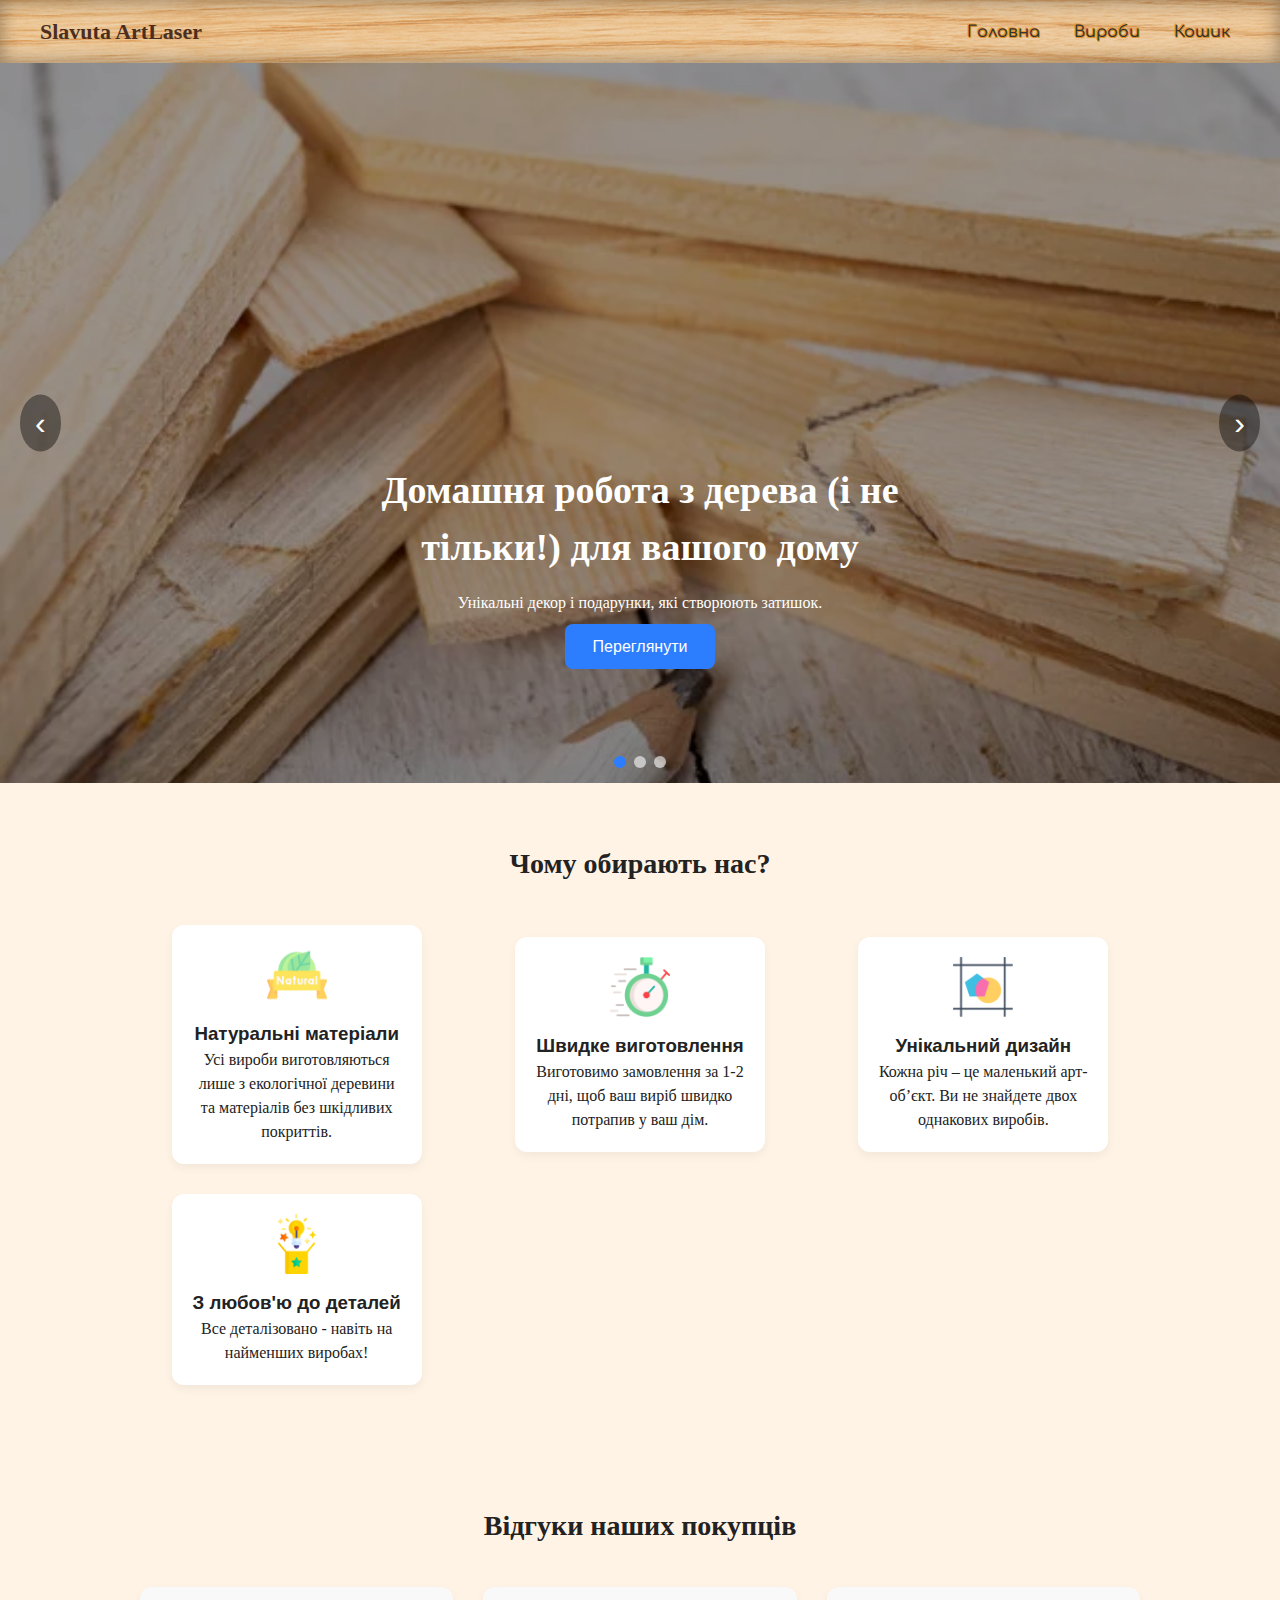
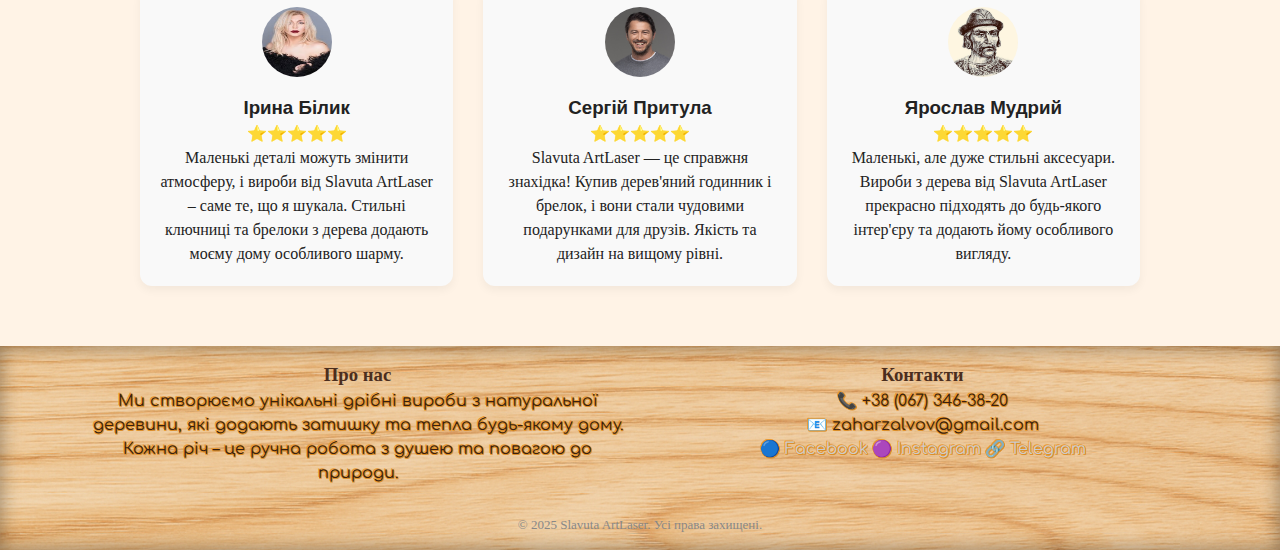
<file: index.html>
<!DOCTYPE html>
<html lang="uk">
<head>
  <style>
@import url('https://fonts.googleapis.com/css2?family=Comfortaa:wght@300..700&family=Jura:wght@300..700&display=swap');
</style>
  <meta charset="UTF-8">
  <meta name="viewport" content="width=device-width, initial-scale=1.0">
  <title>Slavuta ArtLaser</title>
  <link rel="stylesheet" href="style.css">
</head>
<body>
  <header>
    <nav>
      <div class="logo">Slavuta ArtLaser</div>
      <div class="nav-links">
        <a href="index.html">Головна</a>
        <a href="products.html">Вироби</a>
        <a href="shopcart.html">Кошик</a>
      </div>
    </nav>
    
    
  </header>

  <main>
    <!-- Слайдер -->
    <section class="hero-slider">
      <div class="slides">
        <div class="slide active" style="background-image: url('banner1.jpg');">
          <div class="slide-content">
            <h1>Домашня робота з дерева (і не тільки!) для вашого дому</h1>
            <p>Унікальні декор і подарунки, які створюють затишок.</p>
            <a href="products.html" class="btn-primary">Переглянути</a>
          </div>
        </div>

        <div class="slide" style="background-image: url('banner2.jpeg');">
          <div class="slide-content">
            <h1>Екологічно чисті матеріали</h1>
            <p>Ми працюємо тільки з натуральними продукціями та екологічними покриттями.</p>
            <a href="products.html" class="btn-primary">Дивитись каталог</a>
          </div>
        </div>

        <div class="slide" style="background-image: url('banner3.jpg');">
          <div class="slide-content">
            <h1>Індивідуальні замовлення під ваш дизайн</h1>
            <p>Ви кажете нам виріб та стиль - ми робимо!</p>
            <a href="products.html" class="btn-primary">Замовити зараз</a>
          </div>
        </div>
      </div>

      <!-- Кнопки навігації -->
      <button class="prev">‹</button>
      <button class="next">›</button>

      <!-- Індикатори -->
      <div class="indicators"></div>
    </section>

    <!-- Переваги -->
    <section class="advantages">
      <h2>Чому обирають нас?</h2>
      <div class="advantages-grid">
        <div class="advantage-item">
          <img src="2.png" alt="Доставка">
          <h3>Натуральні матеріали</h3>
          <p>Усі вироби виготовляються лише з екологічної деревини та матеріалів без шкідливих покриттів.</p>
        </div>

        <div class="advantage-item">
          <img src="3.png" alt="Повернення">
          <h3>Швидке виготовлення</h3>
          <p>Виготовимо замовлення за 1-2 дні, щоб ваш виріб швидко потрапив у ваш дім.</p>
        </div>

        <div class="advantage-item">
          <img src="1.png" alt="Підтримка">
          <h3>Унікальний дизайн</h3>
          <p>Кожна річ – це маленький арт-об’єкт. Ви не знайдете двох однакових виробів.</p>
        </div>

        <div class="advantage-item">
          <img src="4.png" alt="Оригінальні товари">
          <h3>З любов'ю до деталей</h3>
          <p>Все деталізовано - навіть на найменших виробах!</p>
        </div>
      </div>
    </section>

    <!-- Відгуки -->
    <section class="reviews">
      <h2>Відгуки наших покупців</h2>
      <div class="reviews-grid">
        <div class="review-item">
          <img src="ava1.jpg" alt="Аватар" class="avatar">
          <h3>Ірина Білик</h3>
          <div class="rating">⭐⭐⭐⭐⭐</div>
          <p>Маленькі деталі можуть змінити атмосферу, і вироби від Slavuta ArtLaser – саме те, що я шукала. Стильні ключниці та брелоки з дерева додають моєму дому особливого шарму.</p>
        </div>

        <div class="review-item">
          <img src="ava2.jpg" alt="Аватар" class="avatar">
          <h3>Сергій Притула</h3>
          <div class="rating">⭐⭐⭐⭐⭐</div>
          <p>Slavuta ArtLaser — це справжня знахідка! Купив дерев'яний годинник і брелок, і вони стали чудовими подарунками для друзів. Якість та дизайн на вищому рівні.</p>
        </div>

        <div class="review-item">
          <img src="ava3.jpg" alt="Аватар" class="avatar">
          <h3>Ярослав Мудрий</h3>
          <div class="rating">⭐⭐⭐⭐⭐</div>
          <p>Маленькі, але дуже стильні аксесуари. Вироби з дерева від Slavuta ArtLaser прекрасно підходять до будь-якого інтер'єру та додають йому особливого вигляду.</p>
        </div>
      </div>
    </section>
  </main>

  <!-- Footer -->
  <footer class="footer">
    <div class="footer-container">
      <div class="footer-col">
        <h3>Про нас</h3>
        <p>Ми створюємо унікальні дрібні вироби з натуральної деревини, які додають затишку та тепла будь-якому дому. Кожна річ – це ручна робота з душею та повагою до природи.</p>
      </div>

      <div class="footer-col">
        <h3>Контакти</h3>
        <p>📞 +38 (067) 346-38-20</p>
        <p>📧 zaharzalvov@gmail.com</p>
        <div class="social">
          <a href="#">🔵 Facebook</a>
          <a href="#">🟣 Instagram</a>
          <a href="#">🔗 Telegram</a>
        </div>
      </div>
    </div>

    <div class="footer-bottom">
      © 2025 Slavuta ArtLaser. Усі права захищені.
    </div>
  </footer>

  <!-- JS -->
  <script src="script.js"></script>
</body>
</html>
</file>
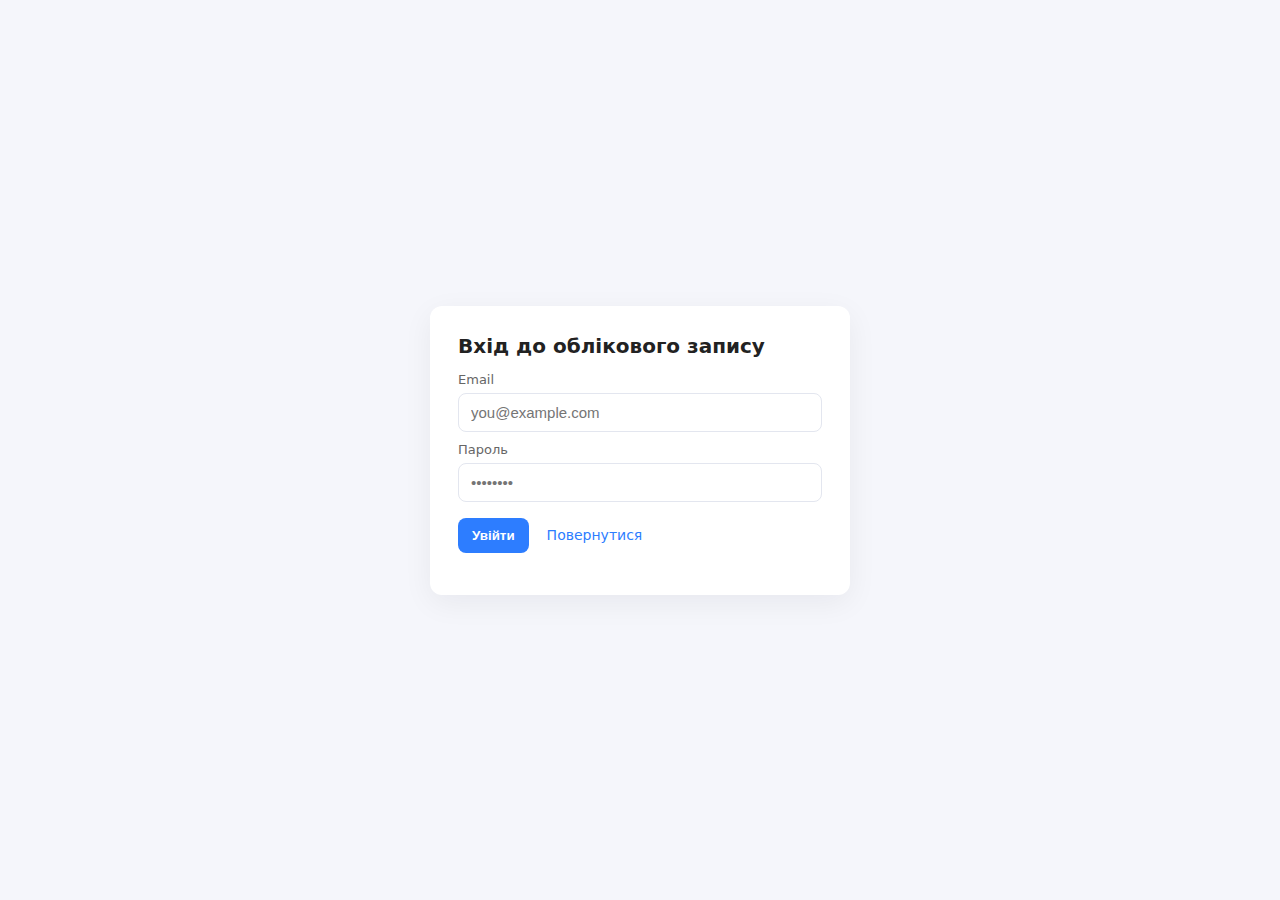
<file: login.html>
<!DOCTYPE html>
<html lang="uk">
<head>
  <meta charset="utf-8" />
  <meta name="viewport" content="width=device-width,initial-scale=1" />
  <title>Вхід — Slavuta ArtLaser</title>
  <link rel="stylesheet" href="login.css" />
</head>
<body>
  <main class="login-wrapper">
    <div class="login-card">
      <h1>Вхід до облікового запису</h1>

      <form id="loginForm" class="login-form" autocomplete="on">
        <label for="email">Email</label>
        <input id="email" name="email" type="email" required placeholder="you@example.com" />

        <label for="password">Пароль</label>
        <input id="password" name="password" type="password" required placeholder="••••••••" />

        <div class="actions">
          <button type="submit" class="btn-primary">Увійти</button>
          <a href="products.html" class="btn-link">Повернутися</a>
        </div>

        <p id="loginMessage" class="login-message" aria-live="polite"></p>
      </form>
    </div>
  </main>

  <script src="login.js"></script>
</body>
</html>
</file>
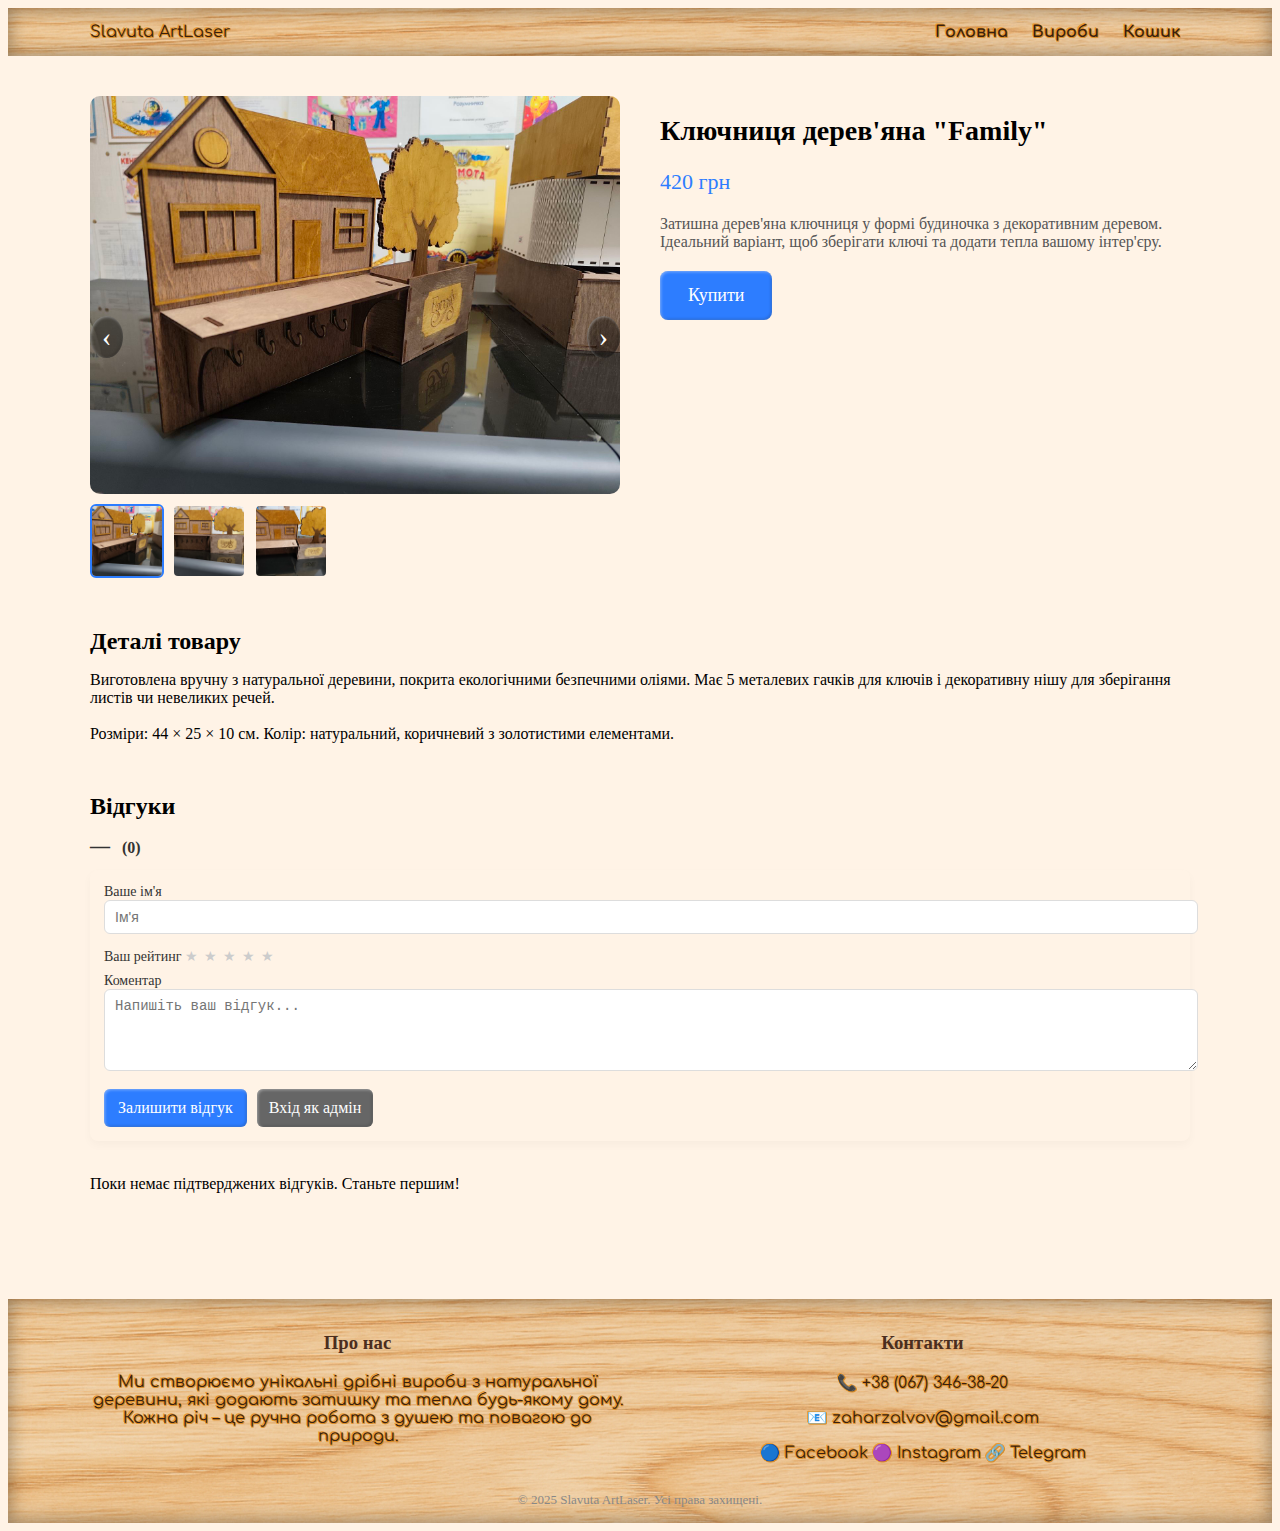
<file: product1.html>
<!DOCTYPE html>
<html lang="uk">
<head>
  <style>
@import url('https://fonts.googleapis.com/css2?family=Comfortaa:wght@300..700&family=Jura:wght@300..700&display=swap');
</style>
  <meta charset="UTF-8">
  <meta name="viewport" content="width=device-width, initial-scale=1.0">
  <title>Slavuta ArtLaser - Ключниця Family</title>
  <link rel="stylesheet" href="p1.css">
  <link rel="stylesheet" href="reviews.css">
</head>
<body>
  <!-- Хедер -->
  <header class="header">
    <div class="container header-flex">
      <a href="index.html" class="logo">Slavuta ArtLaser</a>
      <nav class="nav">
        <a href="index.html">Головна</a>
        <a href="products.html">Вироби</a>
        <a href="shopcart.html">Кошик</a>
      </nav>
    </div>
  </header>

  <!-- Контент товару -->
  <main>
    <section class="product-page" data-product-id="1">
      <div class="product-container">
        <!-- Слайдер фото -->
        <div class="product-slider">
          <div class="slides">
            <img src="product1-1.jpg" class="active" alt="Ключниця Family">
            <img src="product1-2.jpg" alt="Ключниця Family">
            <img src="product1-3.jpg" alt="Ключниця Family">
          </div>
          <div class="slider-controls">
            <button class="prev">‹</button>
            <button class="next">›</button>
          </div>
          <div class="thumbnails">
            <img src="product1-1.jpg" class="active">
            <img src="product1-2.jpg">
            <img src="product1-3.jpg">
          </div>
        </div>

        <!-- Опис товару -->
        <div class="product-info">
          <h1>Ключниця дерев'яна "Family"</h1>
          <p class="price">420 грн</p>
          <p class="short-desc">
            Затишна дерев'яна ключниця у формі будиночка з декоративним деревом. Ідеальний варіант, щоб зберігати ключі та додати тепла вашому інтер'єру.
          </p>
          <button class="btn-buy">Купити</button>
        </div>
      </div>

      <!-- Деталі товару -->
      <div class="product-details">
        <h2>Деталі товару</h2>
        <p>
          Виготовлена вручну з натуральної деревини, покрита екологічними безпечними оліями. Має 5 металевих гачків для ключів і декоративну нішу для зберігання листів чи невеликих речей.
          <br><br>
          Розміри: 44 × 25 × 10 см.  
          Колір: натуральний, коричневий з золотистими елементами.
        </p>
      </div>

      <!-- Відгуки -->
      <section class="product-reviews">
  <h2>Відгуки</h2>

  <!-- Середній рейтинг -->
  <div id="reviews-summary" class="reviews-summary">
    <span id="avg-rating">—</span>
    <span id="reviews-count">(0)</span>
  </div>

  <!-- Форма залишення відгуку -->
  <form id="review-form" class="review-form">
    <label>
      Ваше ім'я
      <input type="text" id="review-name" required placeholder="Ім'я">
    </label>

    <label class="rating-label">
      Ваш рейтинг
      <div id="star-widget" class="star-widget" aria-label="Оберіть рейтинг">
        <input type="radio" name="rating" id="rate-5" value="5"><label for="rate-5" title="5 зірок">★</label>
        <input type="radio" name="rating" id="rate-4" value="4"><label for="rate-4" title="4 зірки">★</label>
        <input type="radio" name="rating" id="rate-3" value="3"><label for="rate-3" title="3 зірки">★</label>
        <input type="radio" name="rating" id="rate-2" value="2"><label for="rate-2" title="2 зірки">★</label>
        <input type="radio" name="rating" id="rate-1" value="1"><label for="rate-1" title="1 зірка">★</label>
      </div>
    </label>

    <label>
      Коментар
      <textarea id="review-text" rows="4" placeholder="Напишіть ваш відгук..." required></textarea>
    </label>

    <div class="review-form-actions">
      <button type="submit" class="btn-submit">Залишити відгук</button>
      <button type="button" id="admin-login" class="btn-admin">Вхід як адмін</button>
    </div>
  </form>

  <!-- Список відгуків -->
  <div id="reviews-list" class="reviews-list">
    <!-- Тут рендеряться відгуки -->
  </div>

  <!-- Адмін-панель (показується тільки в адмін-режимі) -->
  <div id="admin-panel" class="admin-panel" style="display:none">
    <h3>Панель модерації</h3>
    <div id="admin-list"></div>
    <button id="admin-logout" class="btn-admin-logout">Вийти з режиму адміна</button>
  </div>
</section>

    </section>
  </main>

  <!-- Футер -->
  <footer class="footer">
    <div class="footer-container">
      <div class="footer-col">
        <h3>Про нас</h3>
        <p>Ми створюємо унікальні дрібні вироби з натуральної деревини, які додають затишку та тепла будь-якому дому. Кожна річ – це ручна робота з душею та повагою до природи.</p>
      </div>

      <div class="footer-col">
        <h3>Контакти</h3>
        <p>📞 +38 (067) 346-38-20</p>
        <p>📧 zaharzalvov@gmail.com</p>
        <div class="social">
          <a href="#">🔵 Facebook</a>
          <a href="#">🟣 Instagram</a>
          <a href="#">🔗 Telegram</a>
        </div>
      </div>
    </div>

    <div class="footer-bottom">
      © 2025 Slavuta ArtLaser. Усі права захищені.
    </div>
  </footer>

  <script src="p1.js"></script>
  <script src="reviews.js"></script>
</body>
</html>
</file>
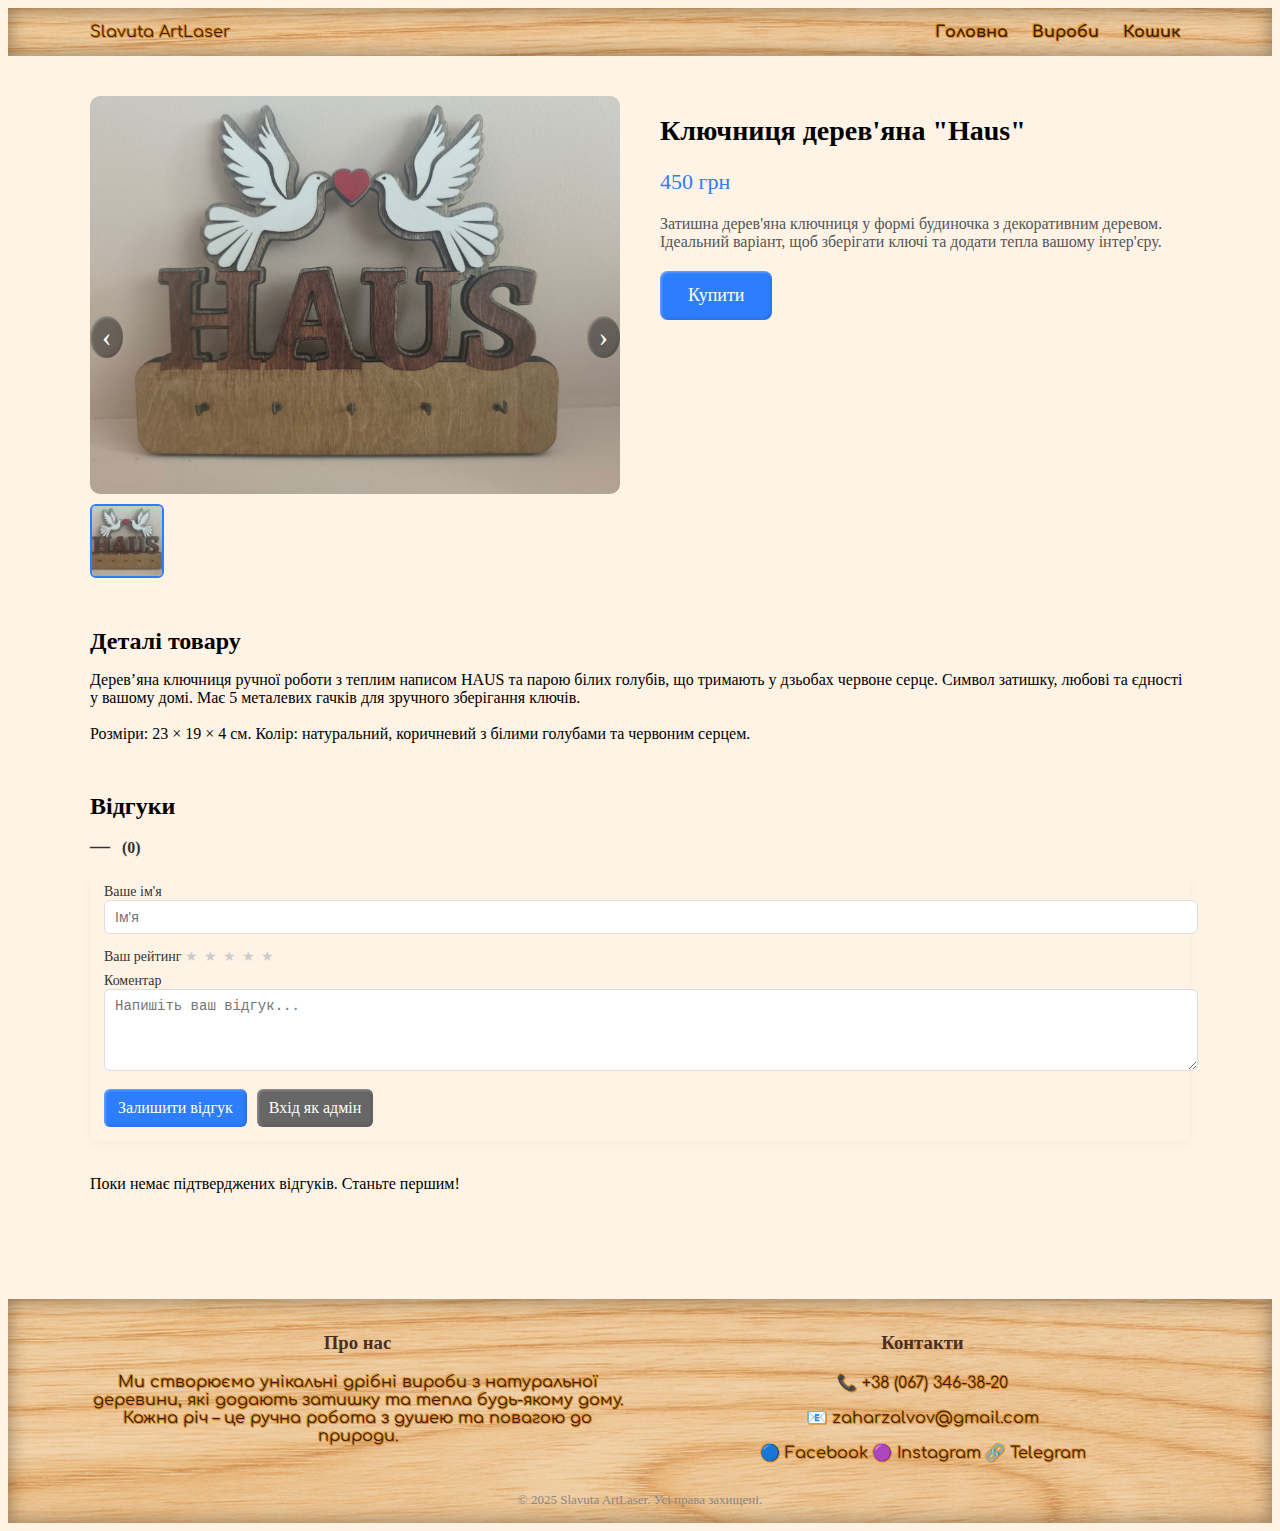
<file: product2.html>
<!DOCTYPE html>
<html lang="uk">
<head>
  <style>
@import url('https://fonts.googleapis.com/css2?family=Comfortaa:wght@300..700&family=Jura:wght@300..700&display=swap');
</style>
  <meta charset="UTF-8">
  <meta name="viewport" content="width=device-width, initial-scale=1.0">
  <title>Slavuta ArtLaser - Ключниця Haus</title>
  <link rel="stylesheet" href="p2.css">
  <link rel="stylesheet" href="reviews.css">
</head>
<body>
  <!-- Хедер -->
  <header class="header">
    <div class="container header-flex">
      <a href="index.html" class="logo">Slavuta ArtLaser</a>
      <nav class="nav">
        <a href="index.html">Головна</a>
        <a href="products.html">Вироби</a>
        <a href="shopcart.html">Кошик</a>
      </nav>
    </div>
  </header>

  <!-- Контент товару -->
  <main>
    <section class="product-page" data-product-id="2">
      <div class="product-container">
        <!-- Слайдер фото -->
        <div class="product-slider">
          <div class="slides">
            <img src="product2-1.jpg" class="active" alt="Ключниця Haus">
          </div>
          <div class="slider-controls">
            <button class="prev">‹</button>
            <button class="next">›</button>
          </div>
          <div class="thumbnails">
            <img src="product2-1.jpg" class="active">
          </div>
        </div>

        <!-- Опис товару -->
        <div class="product-info">
          <h1>Ключниця дерев'яна "Haus"</h1>
          <p class="price">450 грн</p>
          <p class="short-desc">
            Затишна дерев'яна ключниця у формі будиночка з декоративним деревом. Ідеальний варіант, щоб зберігати ключі та додати тепла вашому інтер'єру.
          </p>
          <button class="btn-buy">Купити</button>
        </div>
      </div>

      <!-- Деталі товару -->
      <div class="product-details">
        <h2>Деталі товару</h2>
        <p>
          Дерев’яна ключниця ручної роботи з теплим написом HAUS та парою білих голубів, що тримають у дзьобах червоне серце. Символ затишку, любові та єдності у вашому домі. Має 5 металевих гачків для зручного зберігання ключів.
          <br><br>
          Розміри: 23 × 19 × 4 см.  
          Колір: натуральний, коричневий з білими голубами та червоним серцем.
        </p>
      </div>

      <!-- Відгуки -->
      <section class="product-reviews">
  <h2>Відгуки</h2>

  <!-- Середній рейтинг -->
  <div id="reviews-summary" class="reviews-summary">
    <span id="avg-rating">—</span>
    <span id="reviews-count">(0)</span>
  </div>

  <!-- Форма залишення відгуку -->
  <form id="review-form" class="review-form">
    <label>
      Ваше ім'я
      <input type="text" id="review-name" required placeholder="Ім'я">
    </label>

    <label class="rating-label">
      Ваш рейтинг
      <div id="star-widget" class="star-widget" aria-label="Оберіть рейтинг">
        <input type="radio" name="rating" id="rate-5" value="5"><label for="rate-5" title="5 зірок">★</label>
        <input type="radio" name="rating" id="rate-4" value="4"><label for="rate-4" title="4 зірки">★</label>
        <input type="radio" name="rating" id="rate-3" value="3"><label for="rate-3" title="3 зірки">★</label>
        <input type="radio" name="rating" id="rate-2" value="2"><label for="rate-2" title="2 зірки">★</label>
        <input type="radio" name="rating" id="rate-1" value="1"><label for="rate-1" title="1 зірка">★</label>
      </div>
    </label>

    <label>
      Коментар
      <textarea id="review-text" rows="4" placeholder="Напишіть ваш відгук..." required></textarea>
    </label>

    <div class="review-form-actions">
      <button type="submit" class="btn-submit">Залишити відгук</button>
      <button type="button" id="admin-login" class="btn-admin">Вхід як адмін</button>
    </div>
  </form>

  <!-- Список відгуків -->
  <div id="reviews-list" class="reviews-list">
    <!-- Тут рендеряться відгуки -->
  </div>

  <!-- Адмін-панель (показується тільки в адмін-режимі) -->
  <div id="admin-panel" class="admin-panel" style="display:none">
    <h3>Панель модерації</h3>
    <div id="admin-list"></div>
    <button id="admin-logout" class="btn-admin-logout">Вийти з режиму адміна</button>
  </div>
</section>

    </section>
  </main>

  <!-- Футер -->
  <footer class="footer">
    <div class="footer-container">
      <div class="footer-col">
        <h3>Про нас</h3>
        <p>Ми створюємо унікальні дрібні вироби з натуральної деревини, які додають затишку та тепла будь-якому дому. Кожна річ – це ручна робота з душею та повагою до природи.</p>
      </div>

      <div class="footer-col">
        <h3>Контакти</h3>
        <p>📞 +38 (067) 346-38-20</p>
        <p>📧 zaharzalvov@gmail.com</p>
        <div class="social">
          <a href="#">🔵 Facebook</a>
          <a href="#">🟣 Instagram</a>
          <a href="#">🔗 Telegram</a>
        </div>
      </div>
    </div>

    <div class="footer-bottom">
      © 2025 Slavuta ArtLaser. Усі права захищені.
    </div>
  </footer>

  <script src="p2.js"></script>
  <script src="reviews.js"></script>
</body>
</html>
</file>
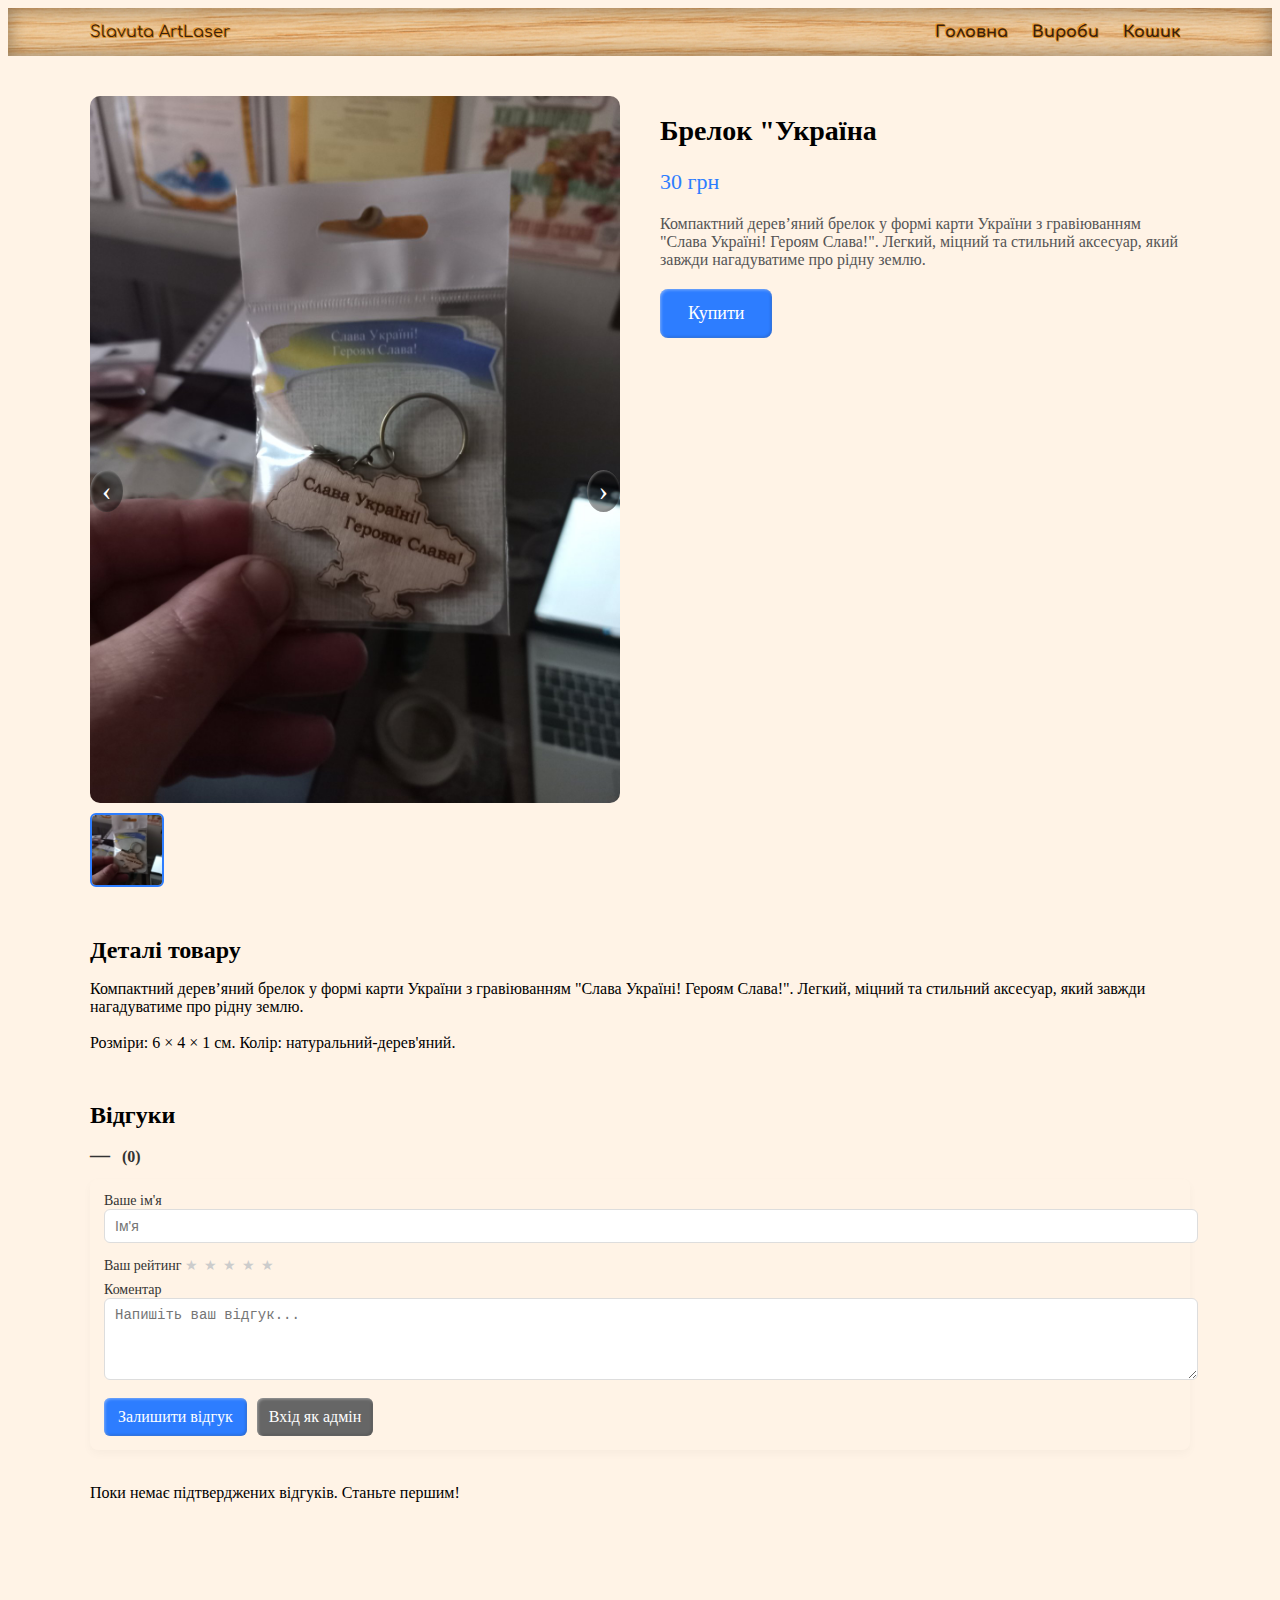
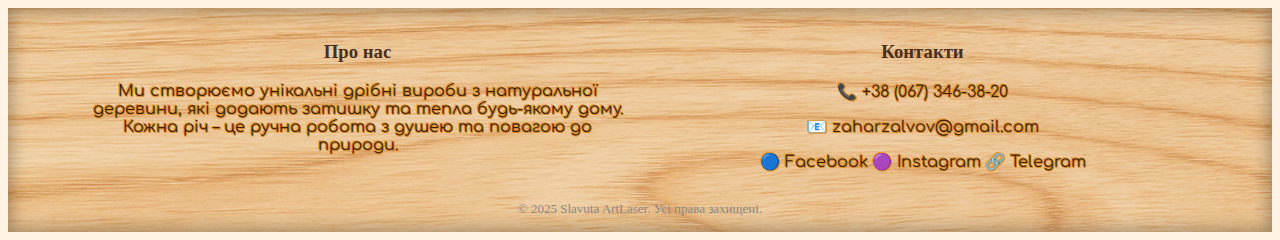
<file: product3.html>
<!DOCTYPE html>
<html lang="uk">
<head>
  <style>
@import url('https://fonts.googleapis.com/css2?family=Comfortaa:wght@300..700&family=Jura:wght@300..700&display=swap');
</style>
  <meta charset="UTF-8">
  <meta name="viewport" content="width=device-width, initial-scale=1.0">
  <title>Slavuta ArtLaser - Брелок</title>
  <link rel="stylesheet" href="p3.css">
  <link rel="stylesheet" href="reviews.css">
</head>
<body>
  <!-- Хедер -->
  <header class="header">
    <div class="container header-flex">
      <a href="index.html" class="logo">Slavuta ArtLaser</a>
      <nav class="nav">
        <a href="index.html">Головна</a>
        <a href="products.html">Вироби</a>
        <a href="shopcart.html">Кошик</a>
      </nav>
    </div>
  </header>

  <!-- Контент товару -->
  <main>
    <section class="product-page" data-product-id="3">
      <div class="product-container">
        <!-- Слайдер фото -->
        <div class="product-slider">
          <div class="slides">
            <img src="product3-1.jpg" class="active" alt="Брелок">
          </div>
          <div class="slider-controls">
            <button class="prev">‹</button>
            <button class="next">›</button>
          </div>
          <div class="thumbnails">
            <img src="product3-1.jpg" class="active">
          </div>
        </div>

        <!-- Опис товару -->
        <div class="product-info">
          <h1>Брелок "Україна</h1>
          <p class="price">30 грн</p>
          <p class="short-desc">
            Компактний дерев’яний брелок у формі карти України з гравіюванням "Слава Україні! Героям Слава!". Легкий, міцний та стильний аксесуар, який завжди нагадуватиме про рідну землю.
          </p>
          <button class="btn-buy">Купити</button>
        </div>
      </div>

      <!-- Деталі товару -->
      <div class="product-details">
        <h2>Деталі товару</h2>
        <p>
          Компактний дерев’яний брелок у формі карти України з гравіюванням "Слава Україні! Героям Слава!". Легкий, міцний та стильний аксесуар, який завжди нагадуватиме про рідну землю.
          <br><br>
          Розміри: 6 × 4 × 1 см.  
          Колір: натуральний-дерев'яний.
        </p>
      </div>

      <!-- Відгуки -->
      <section class="product-reviews">
  <h2>Відгуки</h2>

  <!-- Середній рейтинг -->
  <div id="reviews-summary" class="reviews-summary">
    <span id="avg-rating">—</span>
    <span id="reviews-count">(0)</span>
  </div>

  <!-- Форма залишення відгуку -->
  <form id="review-form" class="review-form">
    <label>
      Ваше ім'я
      <input type="text" id="review-name" required placeholder="Ім'я">
    </label>

    <label class="rating-label">
      Ваш рейтинг
      <div id="star-widget" class="star-widget" aria-label="Оберіть рейтинг">
        <input type="radio" name="rating" id="rate-5" value="5"><label for="rate-5" title="5 зірок">★</label>
        <input type="radio" name="rating" id="rate-4" value="4"><label for="rate-4" title="4 зірки">★</label>
        <input type="radio" name="rating" id="rate-3" value="3"><label for="rate-3" title="3 зірки">★</label>
        <input type="radio" name="rating" id="rate-2" value="2"><label for="rate-2" title="2 зірки">★</label>
        <input type="radio" name="rating" id="rate-1" value="1"><label for="rate-1" title="1 зірка">★</label>
      </div>
    </label>

    <label>
      Коментар
      <textarea id="review-text" rows="4" placeholder="Напишіть ваш відгук..." required></textarea>
    </label>

    <div class="review-form-actions">
      <button type="submit" class="btn-submit">Залишити відгук</button>
      <button type="button" id="admin-login" class="btn-admin">Вхід як адмін</button>
    </div>
  </form>

  <!-- Список відгуків -->
  <div id="reviews-list" class="reviews-list">
    <!-- Тут рендеряться відгуки -->
  </div>

  <!-- Адмін-панель (показується тільки в адмін-режимі) -->
  <div id="admin-panel" class="admin-panel" style="display:none">
    <h3>Панель модерації</h3>
    <div id="admin-list"></div>
    <button id="admin-logout" class="btn-admin-logout">Вийти з режиму адміна</button>
  </div>
</section>

    </section>
  </main>

  <!-- Футер -->
  <footer class="footer">
    <div class="footer-container">
      <div class="footer-col">
        <h3>Про нас</h3>
        <p>Ми створюємо унікальні дрібні вироби з натуральної деревини, які додають затишку та тепла будь-якому дому. Кожна річ – це ручна робота з душею та повагою до природи.</p>
      </div>

      <div class="footer-col">
        <h3>Контакти</h3>
        <p>📞 +38 (067) 346-38-20</p>
        <p>📧 zaharzalvov@gmail.com</p>
        <div class="social">
          <a href="#">🔵 Facebook</a>
          <a href="#">🟣 Instagram</a>
          <a href="#">🔗 Telegram</a>
        </div>
      </div>
    </div>

    <div class="footer-bottom">
      © 2025 Slavuta ArtLaser. Усі права захищені.
    </div>
  </footer>

  <script src="p3.js"></script>
  <script src="reviews.js"></script>
</body>
</html>
</file>
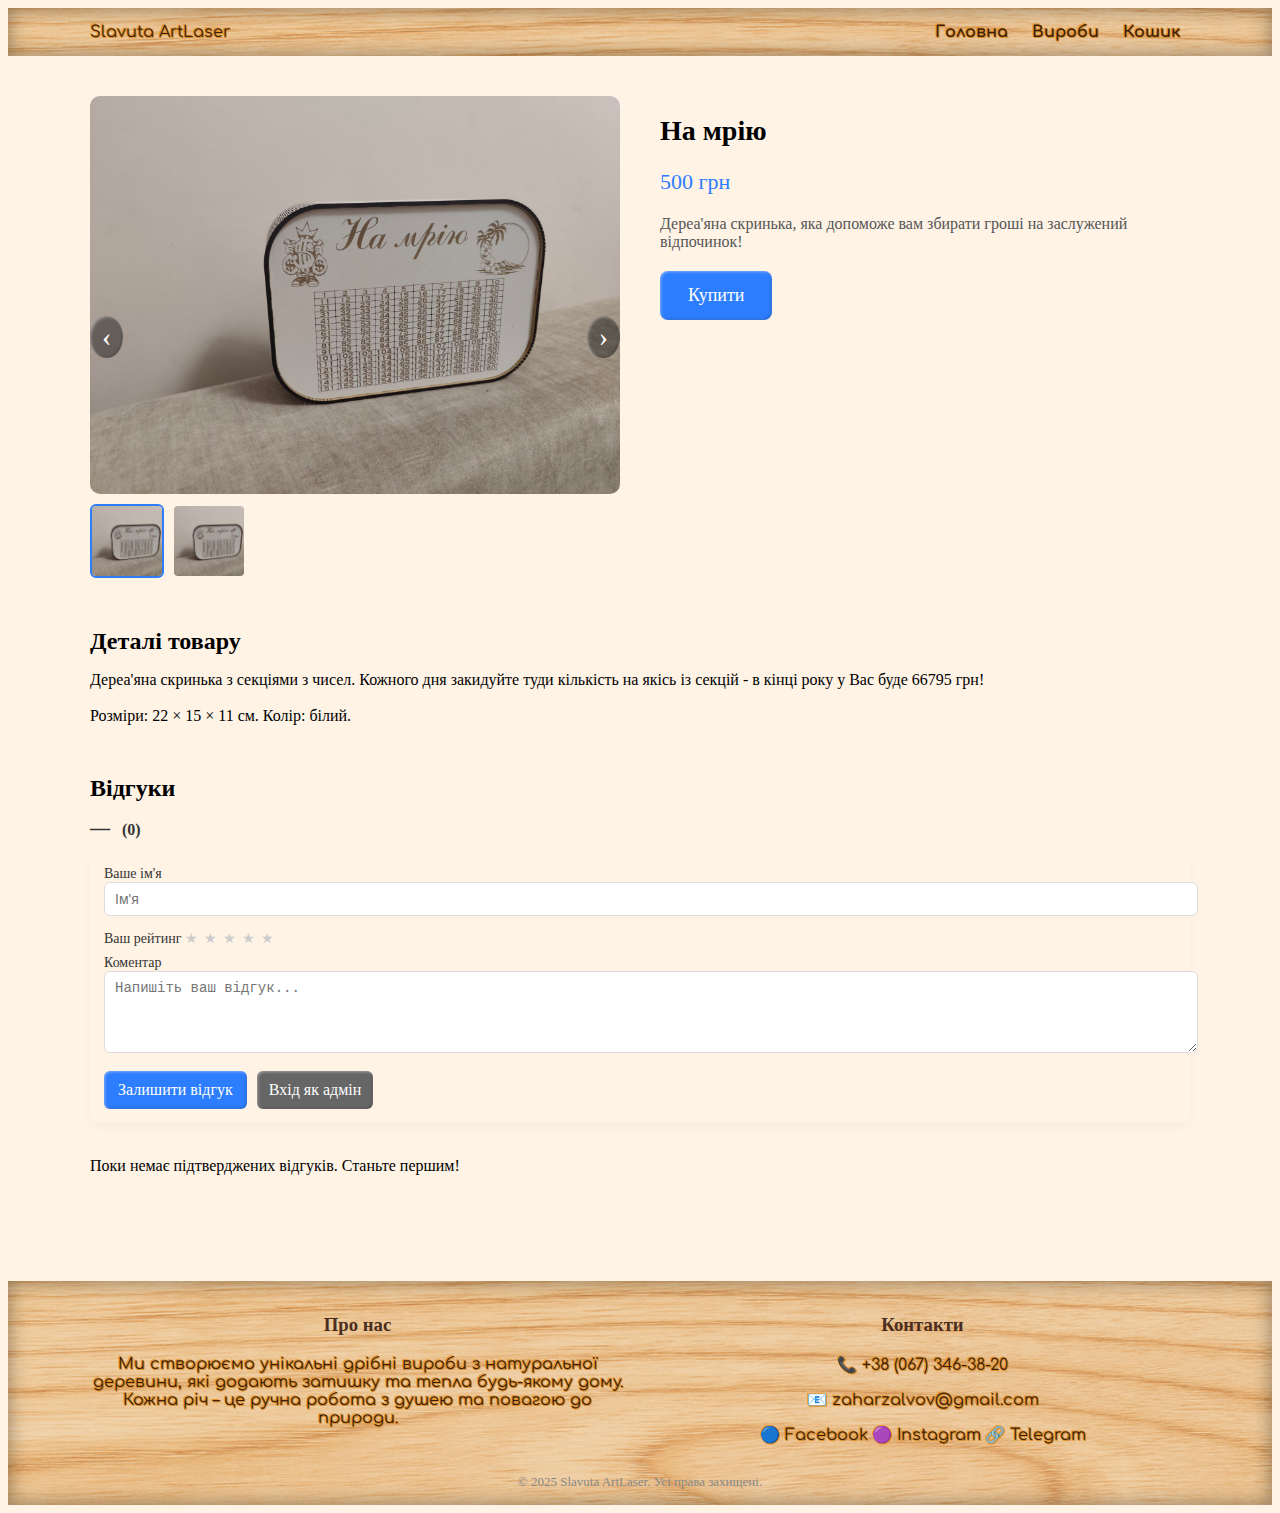
<file: product4.html>
<!DOCTYPE html>
<html lang="uk">
<head>
  <style>
@import url('https://fonts.googleapis.com/css2?family=Comfortaa:wght@300..700&family=Jura:wght@300..700&display=swap');
</style>
  <meta charset="UTF-8">
  <meta name="viewport" content="width=device-width, initial-scale=1.0">
  <title>Slavuta ArtLaser - На мрію</title>
  <link rel="stylesheet" href="p4.css">
  <link rel="stylesheet" href="reviews.css">
</head>
<body>
  <!-- Хедер -->
  <header class="header">
    <div class="container header-flex">
      <a href="index.html" class="logo">Slavuta ArtLaser</a>
      <nav class="nav">
        <a href="index.html">Головна</a>
        <a href="products.html">Вироби</a>
        <a href="shopcart.html">Кошик</a>
      </nav>
    </div>
  </header>

  <!-- Контент товару -->
  <main>
    <section class="product-page" data-product-id="4">
      <div class="product-container">
        <!-- Слайдер фото -->
        <div class="product-slider">
          <div class="slides">
            <img src="product4-1.jpg" class="active" alt="На мрію">
            <img src="product4-2.jpg" alt="На мрію">
          </div>
          <div class="slider-controls">
            <button class="prev">‹</button>
            <button class="next">›</button>
          </div>
          <div class="thumbnails">
            <img src="product4-1.jpg" class="active">
            <img src="product4-2.jpg">
          </div>
        </div>

        <!-- Опис товару -->
        <div class="product-info">
          <h1>На мрію</h1>
          <p class="price">500 грн</p>
          <p class="short-desc">
            Дереа'яна скринька, яка допоможе вам збирати гроші на заслужений відпочинок!
          </p>
          <button class="btn-buy">Купити</button>
        </div>
      </div>

      <!-- Деталі товару -->
      <div class="product-details">
        <h2>Деталі товару</h2>
        <p>
          Дереа'яна скринька з секціями з чисел. Кожного дня закидуйте туди кількість на якісь із секцій - в кінці року у Вас буде 66795 грн!
          <br><br>
          Розміри: 22 × 15 × 11 см.  
          Колір: білий.
        </p>
      </div>

      <!-- Відгуки -->
      <section class="product-reviews">
  <h2>Відгуки</h2>

  <!-- Середній рейтинг -->
  <div id="reviews-summary" class="reviews-summary">
    <span id="avg-rating">—</span>
    <span id="reviews-count">(0)</span>
  </div>

  <!-- Форма залишення відгуку -->
  <form id="review-form" class="review-form">
    <label>
      Ваше ім'я
      <input type="text" id="review-name" required placeholder="Ім'я">
    </label>

    <label class="rating-label">
      Ваш рейтинг
      <div id="star-widget" class="star-widget" aria-label="Оберіть рейтинг">
        <input type="radio" name="rating" id="rate-5" value="5"><label for="rate-5" title="5 зірок">★</label>
        <input type="radio" name="rating" id="rate-4" value="4"><label for="rate-4" title="4 зірки">★</label>
        <input type="radio" name="rating" id="rate-3" value="3"><label for="rate-3" title="3 зірки">★</label>
        <input type="radio" name="rating" id="rate-2" value="2"><label for="rate-2" title="2 зірки">★</label>
        <input type="radio" name="rating" id="rate-1" value="1"><label for="rate-1" title="1 зірка">★</label>
      </div>
    </label>

    <label>
      Коментар
      <textarea id="review-text" rows="4" placeholder="Напишіть ваш відгук..." required></textarea>
    </label>

    <div class="review-form-actions">
      <button type="submit" class="btn-submit">Залишити відгук</button>
      <button type="button" id="admin-login" class="btn-admin">Вхід як адмін</button>
    </div>
  </form>

  <!-- Список відгуків -->
  <div id="reviews-list" class="reviews-list">
    <!-- Тут рендеряться відгуки -->
  </div>

  <!-- Адмін-панель (показується тільки в адмін-режимі) -->
  <div id="admin-panel" class="admin-panel" style="display:none">
    <h3>Панель модерації</h3>
    <div id="admin-list"></div>
    <button id="admin-logout" class="btn-admin-logout">Вийти з режиму адміна</button>
  </div>
</section>

    </section>
  </main>

  <!-- Футер -->
  <footer class="footer">
    <div class="footer-container">
      <div class="footer-col">
        <h3>Про нас</h3>
        <p>Ми створюємо унікальні дрібні вироби з натуральної деревини, які додають затишку та тепла будь-якому дому. Кожна річ – це ручна робота з душею та повагою до природи.</p>
      </div>

      <div class="footer-col">
        <h3>Контакти</h3>
        <p>📞 +38 (067) 346-38-20</p>
        <p>📧 zaharzalvov@gmail.com</p>
        <div class="social">
          <a href="#">🔵 Facebook</a>
          <a href="#">🟣 Instagram</a>
          <a href="#">🔗 Telegram</a>
        </div>
      </div>
    </div>

    <div class="footer-bottom">
      © 2025 Slavuta ArtLaser. Усі права захищені.
    </div>
  </footer>

  <script src="p4.js"></script>
  <script src="reviews.js"></script>
</body>
</html>
</file>
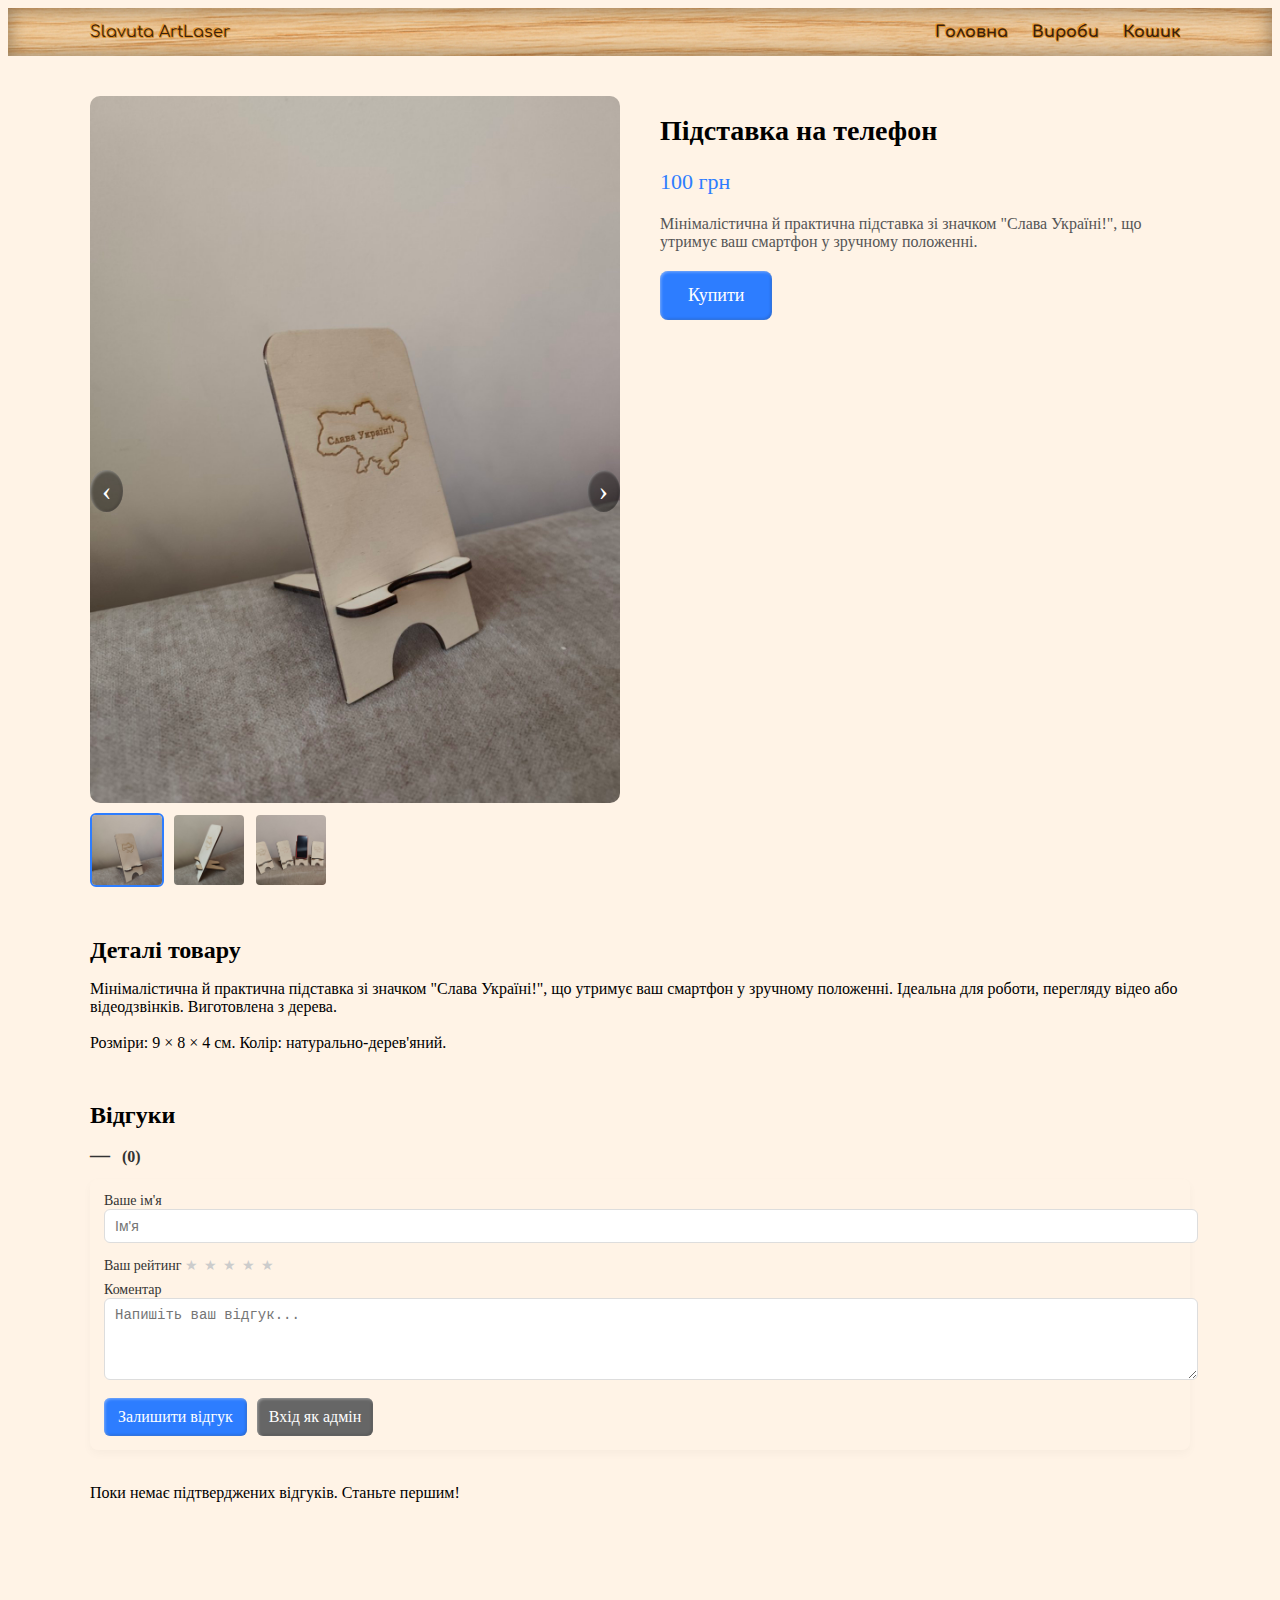
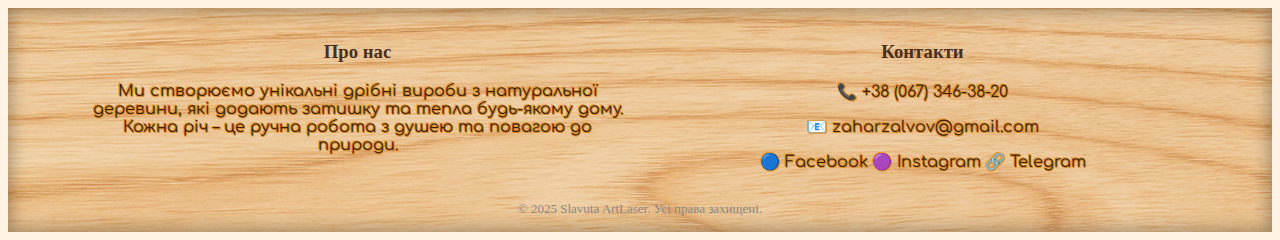
<file: product5.html>
<!DOCTYPE html>
<html lang="uk">
<head>
  <style>
@import url('https://fonts.googleapis.com/css2?family=Comfortaa:wght@300..700&family=Jura:wght@300..700&display=swap');
</style>
  <meta charset="UTF-8">
  <meta name="viewport" content="width=device-width, initial-scale=1.0">
  <title>Slavuta ArtLaser - Підставка</title>
  <link rel="stylesheet" href="p4.css">
  <link rel="stylesheet" href="reviews.css">
</head>
<body>
  <!-- Хедер -->
  <header class="header">
    <div class="container header-flex">
      <a href="index.html" class="logo">Slavuta ArtLaser</a>
      <nav class="nav">
        <a href="index.html">Головна</a>
        <a href="products.html">Вироби</a>
        <a href="shopcart.html">Кошик</a>
      </nav>
    </div>
  </header>

  <!-- Контент товару -->
  <main>
    <section class="product-page" data-product-id="5">
      <div class="product-container">
        <!-- Слайдер фото -->
        <div class="product-slider">
          <div class="slides">
            <img src="product5-1.jpg" class="active" alt="Підставка">
            <img src="product5-2.jpg" alt="Підставка">
            <img src="product5-3.jpg" alt="Підставка">
          </div>
          <div class="slider-controls">
            <button class="prev">‹</button>
            <button class="next">›</button>
          </div>
          <div class="thumbnails">
            <img src="product5-1.jpg" class="active">
            <img src="product5-2.jpg">
            <img src="product5-3.jpg">
          </div>
        </div>

        <!-- Опис товару -->
        <div class="product-info">
          <h1>Підставка на телефон</h1>
          <p class="price">100 грн</p>
          <p class="short-desc">
            Мінімалістична й практична підставка зі значком "Слава Україні!", що утримує ваш смартфон у зручному положенні.
          </p>
          <button class="btn-buy">Купити</button>
        </div>
      </div>

      <!-- Деталі товару -->
      <div class="product-details">
        <h2>Деталі товару</h2>
        <p>
          Мінімалістична й практична підставка зі значком "Слава Україні!", що утримує ваш смартфон у зручному положенні. Ідеальна для роботи, перегляду відео або відеодзвінків. Виготовлена з дерева.
          <br><br>
          Розміри: 9 × 8 × 4 см.  
          Колір: натурально-дерев'яний.
        </p>
      </div>

      <!-- Відгуки -->
      <section class="product-reviews">
  <h2>Відгуки</h2>

  <!-- Середній рейтинг -->
  <div id="reviews-summary" class="reviews-summary">
    <span id="avg-rating">—</span>
    <span id="reviews-count">(0)</span>
  </div>

  <!-- Форма залишення відгуку -->
  <form id="review-form" class="review-form">
    <label>
      Ваше ім'я
      <input type="text" id="review-name" required placeholder="Ім'я">
    </label>

    <label class="rating-label">
      Ваш рейтинг
      <div id="star-widget" class="star-widget" aria-label="Оберіть рейтинг">
        <input type="radio" name="rating" id="rate-5" value="5"><label for="rate-5" title="5 зірок">★</label>
        <input type="radio" name="rating" id="rate-4" value="4"><label for="rate-4" title="4 зірки">★</label>
        <input type="radio" name="rating" id="rate-3" value="3"><label for="rate-3" title="3 зірки">★</label>
        <input type="radio" name="rating" id="rate-2" value="2"><label for="rate-2" title="2 зірки">★</label>
        <input type="radio" name="rating" id="rate-1" value="1"><label for="rate-1" title="1 зірка">★</label>
      </div>
    </label>

    <label>
      Коментар
      <textarea id="review-text" rows="4" placeholder="Напишіть ваш відгук..." required></textarea>
    </label>

    <div class="review-form-actions">
      <button type="submit" class="btn-submit">Залишити відгук</button>
      <button type="button" id="admin-login" class="btn-admin">Вхід як адмін</button>
    </div>
  </form>

  <!-- Список відгуків -->
  <div id="reviews-list" class="reviews-list">
    <!-- Тут рендеряться відгуки -->
  </div>

  <!-- Адмін-панель (показується тільки в адмін-режимі) -->
  <div id="admin-panel" class="admin-panel" style="display:none">
    <h3>Панель модерації</h3>
    <div id="admin-list"></div>
    <button id="admin-logout" class="btn-admin-logout">Вийти з режиму адміна</button>
  </div>
</section>

    </section>
  </main>

  <!-- Футер -->
  <footer class="footer">
    <div class="footer-container">
      <div class="footer-col">
        <h3>Про нас</h3>
        <p>Ми створюємо унікальні дрібні вироби з натуральної деревини, які додають затишку та тепла будь-якому дому. Кожна річ – це ручна робота з душею та повагою до природи.</p>
      </div>

      <div class="footer-col">
        <h3>Контакти</h3>
        <p>📞 +38 (067) 346-38-20</p>
        <p>📧 zaharzalvov@gmail.com</p>
        <div class="social">
          <a href="#">🔵 Facebook</a>
          <a href="#">🟣 Instagram</a>
          <a href="#">🔗 Telegram</a>
        </div>
      </div>
    </div>

    <div class="footer-bottom">
      © 2025 Slavuta ArtLaser. Усі права захищені.
    </div>
  </footer>

  <script src="p5.js"></script>
  <script src="reviews.js"></script>
</body>
</html>
</file>
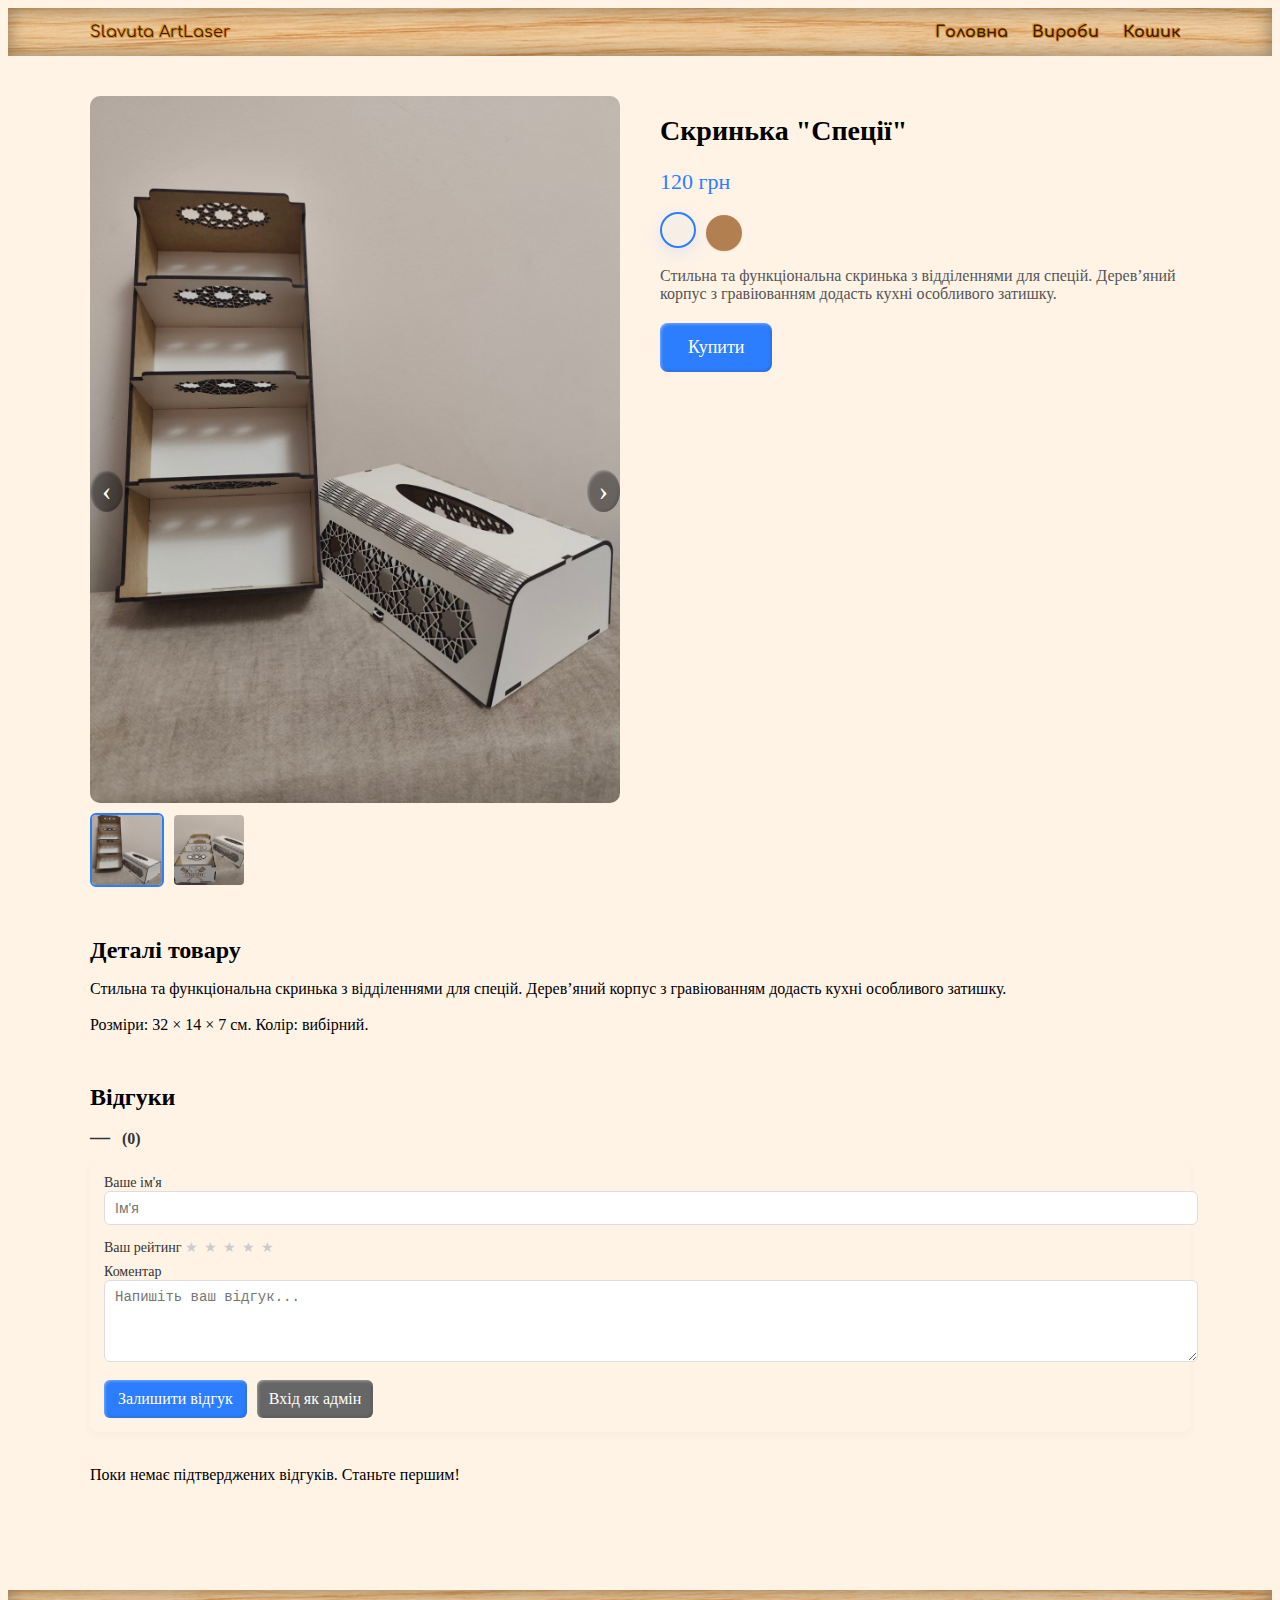
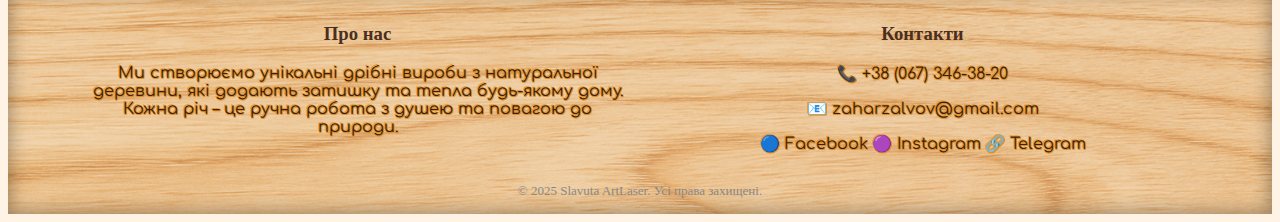
<file: product6.html>
<!DOCTYPE html>
<html lang="uk">
<head>
  <style>
@import url('https://fonts.googleapis.com/css2?family=Comfortaa:wght@300..700&family=Jura:wght@300..700&display=swap');
</style>
  <meta charset="UTF-8">
  <meta name="viewport" content="width=device-width, initial-scale=1.0">
  <title>Slavuta ArtLaser - Скринька "Спеції"</title>
  <link rel="stylesheet" href="p6.css">
  <link rel="stylesheet" href="reviews.css">
</head>
<body>
  <!-- Хедер -->
  <header class="header">
    <div class="container header-flex">
      <a href="index.html" class="logo">Slavuta ArtLaser</a>
      <nav class="nav">
        <a href="index.html">Головна</a>
        <a href="products.html">Вироби</a>
        <a href="shopcart.html">Кошик</a>
      </nav>
    </div>
  </header>

  <!-- Контент товару -->
  <main>
    <section class="product-page" data-product-id="6">
      <div class="product-container">
        <!-- Слайдер фото -->
        <div class="product-slider">
          <div class="slides">
            <!-- JS буде наповнювати, але лишимо стартові зображення як запас -->
            <img src="product6-1a.jpg" class="active" alt="Скринька Спеції">
            <img src="product6-2a.jpg" alt="Скринька Спеції">
          </div>
          <div class="slider-controls">
            <button class="prev">‹</button>
            <button class="next">›</button>
          </div>
          <div class="thumbnails">
            <img src="product6-1a.jpg" class="active" alt="thumb1">
            <img src="product6-2a.jpg" alt="thumb2">
          </div>
        </div>

        <!-- Опис товару -->
        <div class="product-info">
          <h1 id="product-title">Скринька "Спеції"</h1>
          <p class="price" id="product-price">120 грн</p>

          <div class="variants" id="variants">
            <!-- JS згенерує тут swatches -->
          </div>

          <p class="short-desc">
            Стильна та функціональна скринька з відділеннями для спецій. Дерев’яний корпус з гравіюванням додасть кухні особливого затишку.
          </p>

          <button class="btn-buy" id="buy-btn">Купити</button>
        </div>
      </div>

      <!-- Деталі товару -->
      <div class="product-details">
        <h2>Деталі товару</h2>
        <p>
          Стильна та функціональна скринька з відділеннями для спецій. Дерев’яний корпус з гравіюванням додасть кухні особливого затишку.
          <br><br>
          Розміри: 32 × 14 × 7 см.  
          Колір: вибірний.
        </p>
      </div>

      <!-- Відгуки -->
      <section class="product-reviews">
        <h2>Відгуки</h2>

        <!-- Середній рейтинг -->
        <div id="reviews-summary" class="reviews-summary">
          <span id="avg-rating">—</span>
          <span id="reviews-count">(0)</span>
        </div>

        <!-- Форма залишення відгуку -->
        <form id="review-form" class="review-form">
          <label>
            Ваше ім'я
            <input type="text" id="review-name" required placeholder="Ім'я">
          </label>

          <label class="rating-label">
            Ваш рейтинг
            <div id="star-widget" class="star-widget" aria-label="Оберіть рейтинг">
              <input type="radio" name="rating" id="rate-5" value="5"><label for="rate-5" title="5 зірок">★</label>
              <input type="radio" name="rating" id="rate-4" value="4"><label for="rate-4" title="4 зірки">★</label>
              <input type="radio" name="rating" id="rate-3" value="3"><label for="rate-3" title="3 зірки">★</label>
              <input type="radio" name="rating" id="rate-2" value="2"><label for="rate-2" title="2 зірки">★</label>
              <input type="radio" name="rating" id="rate-1" value="1"><label for="rate-1" title="1 зірка">★</label>
            </div>
          </label>

          <label>
            Коментар
            <textarea id="review-text" rows="4" placeholder="Напишіть ваш відгук..." required></textarea>
          </label>

          <div class="review-form-actions">
            <button type="submit" class="btn-submit">Залишити відгук</button>
            <button type="button" id="admin-login" class="btn-admin">Вхід як адмін</button>
          </div>
        </form>

        <!-- Список відгуків -->
        <div id="reviews-list" class="reviews-list">
          <!-- Тут рендеряться відгуки -->
        </div>

        <!-- Адмін-панель (показується тільки в адмін-режимі) -->
        <div id="admin-panel" class="admin-panel" style="display:none">
          <h3>Панель модерації</h3>
          <div id="admin-list"></div>
          <button id="admin-logout" class="btn-admin-logout">Вийти з режиму адміна</button>
        </div>
      </section>

    </section>
  </main>

  <!-- Футер -->
  <footer class="footer">
    <div class="footer-container">
      <div class="footer-col">
        <h3>Про нас</h3>
        <p>Ми створюємо унікальні дрібні вироби з натуральної деревини, які додають затишку та тепла будь-якому дому. Кожна річ – це ручна робота з душею та повагою до природи.</p>
      </div>

      <div class="footer-col">
        <h3>Контакти</h3>
        <p>📞 +38 (067) 346-38-20</p>
        <p>📧 zaharzalvov@gmail.com</p>
        <div class="social">
          <a href="#">🔵 Facebook</a>
          <a href="#">🟣 Instagram</a>
          <a href="#">🔗 Telegram</a>
        </div>
      </div>
    </div>

    <div class="footer-bottom">
      © 2025 Slavuta ArtLaser. Усі права захищені.
    </div>
  </footer>

  <script src="p6.js"></script>
  <script src="reviews.js"></script>
</body>
</html>
</file>
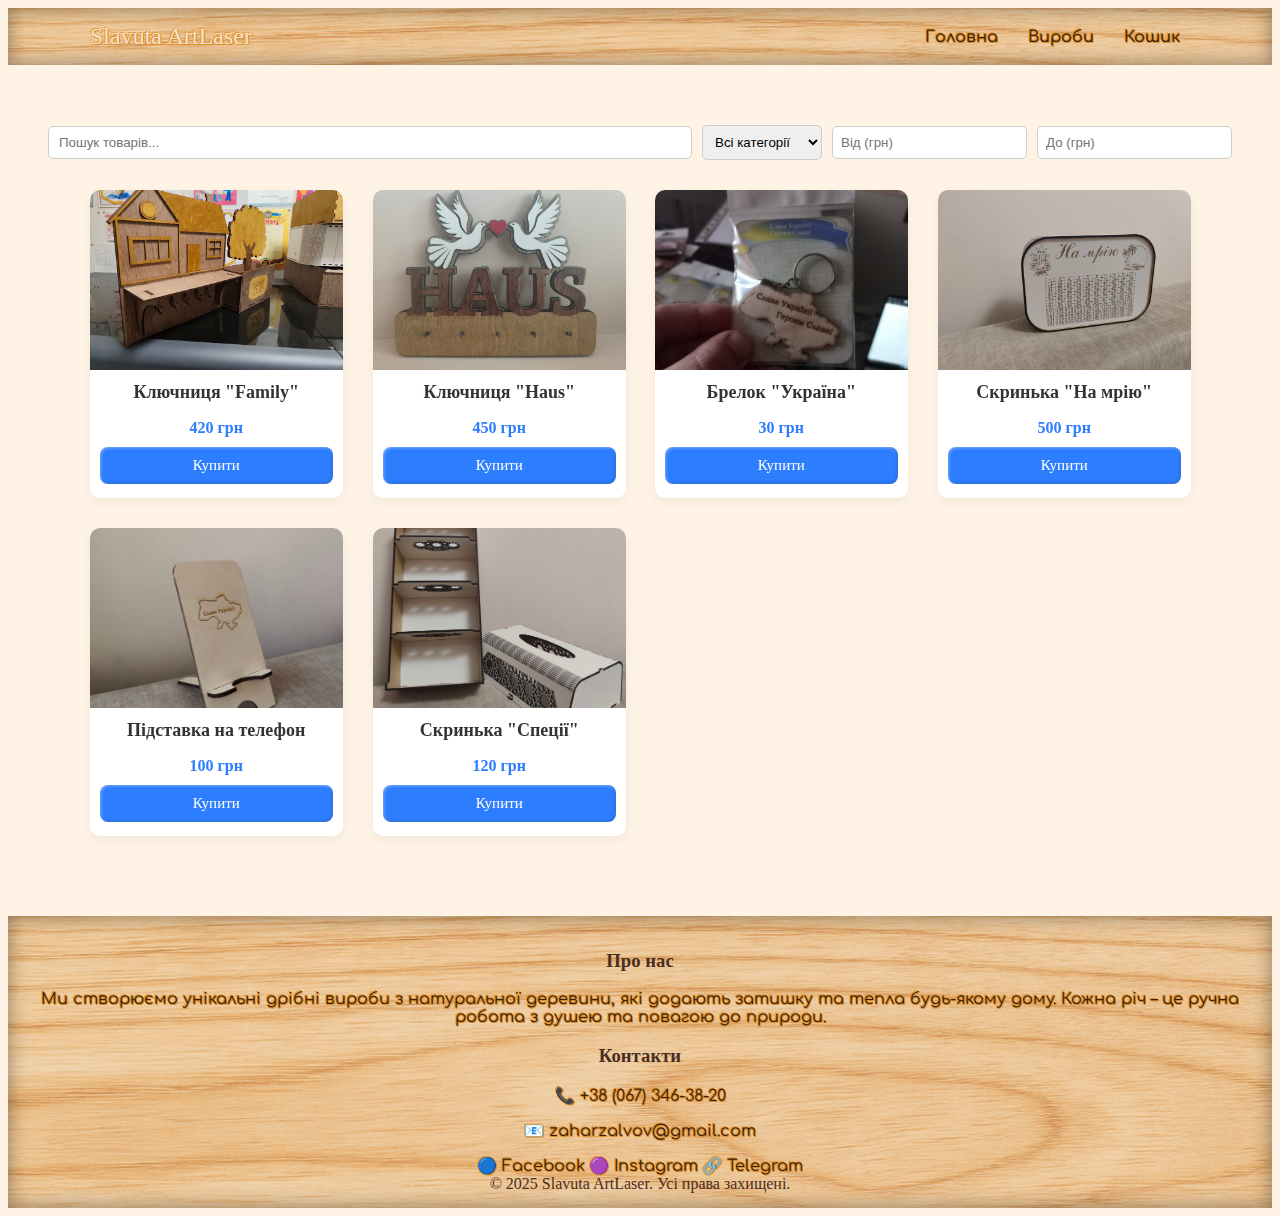
<file: products.html>
<!DOCTYPE html>
<html lang="uk">
<head>
  <style>
@import url('https://fonts.googleapis.com/css2?family=Comfortaa:wght@300..700&family=Jura:wght@300..700&display=swap');
</style>
  <meta charset="UTF-8">
  <meta name="viewport" content="width=device-width, initial-scale=1.0">
  <title>Slavuta ArtLaser Catalog</title>
  <link rel="stylesheet" href="products.css">
</head>
<body>
<header class="header">
  <div class="container header-flex">
    <a href="index.html" class="logo">Slavuta ArtLaser</a>
    <nav class="nav">
      <a href="index.html">Головна</a>
      <a href="products.html" class="active">Вироби</a>
      <a href="shopcart.html">Кошик</a>
    </nav>
  </div>
</header>

<main class="catalog">

   <section class="catalog-controls">
    <input type="text" id="searchInput" placeholder="Пошук товарів..." autocomplete="off">
    <div id="suggestions" class="suggestions-box"></div>

    <select id="categoryFilter">
      <option value="">Всі категорії</option>
      <option value="ключниці">Ключниці</option>
      <option value="брелки">Брелки</option>
      <option value="інше">Інше</option>
    </select>

    <input type="number" id="minPrice" placeholder="Від (грн)">
    <input type="number" id="maxPrice" placeholder="До (грн)">
  </section>

  <div class="container catalog-grid">

    <div class="product-card">
      <a href="product1.html">
        <img src="product1-1.jpg" alt="Ключниця Family">
        <h3>Ключниця "Family"</h3>
        <p class="price">420 грн</p>
      </a>
      <button class="add-to-cart" data-id="1" data-name="Ключниця Family" data-price="420">Купити</button>
    </div>

    <div class="product-card">
      <a href="product2.html">
        <img src="product2-1.jpg" alt="Ключниця Haus">
        <h3>Ключниця "Haus"</h3>
        <p class="price">450 грн</p>
      </a>
      <button class="add-to-cart" data-id="2" data-name="Ключниця Haus" data-price="450">Купити</button>
    </div>

    <div class="product-card">
      <a href="product3.html">
        <img src="product3-1.jpg" alt="Брелок">
        <h3>Брелок "Україна"</h3>
        <p class="price">30 грн</p>
      </a>
      <button class="add-to-cart" data-id="3" data-name="Брелок Україна" data-price="120">Купити</button>
    </div>

    <div class="product-card">
      <a href="product4.html">
        <img src="product4-1.jpg" alt="На Мрію">
        <h3>Скринька "На мрію"</h3>
        <p class="price">500 грн</p>
      </a>
      <button class="add-to-cart" data-id="4" data-name="На мрію" data-price="500">Купити</button>
    </div>

    <div class="product-card">
      <a href="product5.html">
        <img src="product5-1.jpg" alt="підставка">
        <h3>Підставка на телефон</h3>
        <p class="price">100 грн</p>
      </a>
      <button class="add-to-cart" data-id="5" data-name="Підставка на телефон" data-price="100">Купити</button>
    </div>

    <div class="product-card">
      <a href="product6.html">
        <img src="product6-1a.jpg" alt="Спеції">
        <h3>Скринька "Спеції"</h3>
        <p class="price">120 грн</p>
      </a>
      <button class="add-to-cart" data-id="6" data-name="Скринька 'Спеції'" data-price="120">Купити</button>
    </div>

  </div>
</main>

<footer class="footer">
    <div class="footer-container">
      <div class="footer-col">
        <h3>Про нас</h3>
        <p>Ми створюємо унікальні дрібні вироби з натуральної деревини, які додають затишку та тепла будь-якому дому. Кожна річ – це ручна робота з душею та повагою до природи.</p>
      </div>

      <div class="footer-col">
        <h3>Контакти</h3>
        <p>📞 +38 (067) 346-38-20</p>
        <p>📧 zaharzalvov@gmail.com</p>
        <div class="social">
          <a href="#">🔵 Facebook</a>
          <a href="#">🟣 Instagram</a>
          <a href="#">🔗 Telegram</a>
        </div>
      </div>
    </div>

    <div class="footer-bottom">
      © 2025 Slavuta ArtLaser. Усі права захищені.
    </div>
  </footer>

<script src="products.js"></script>
</body>
</html>
</file>
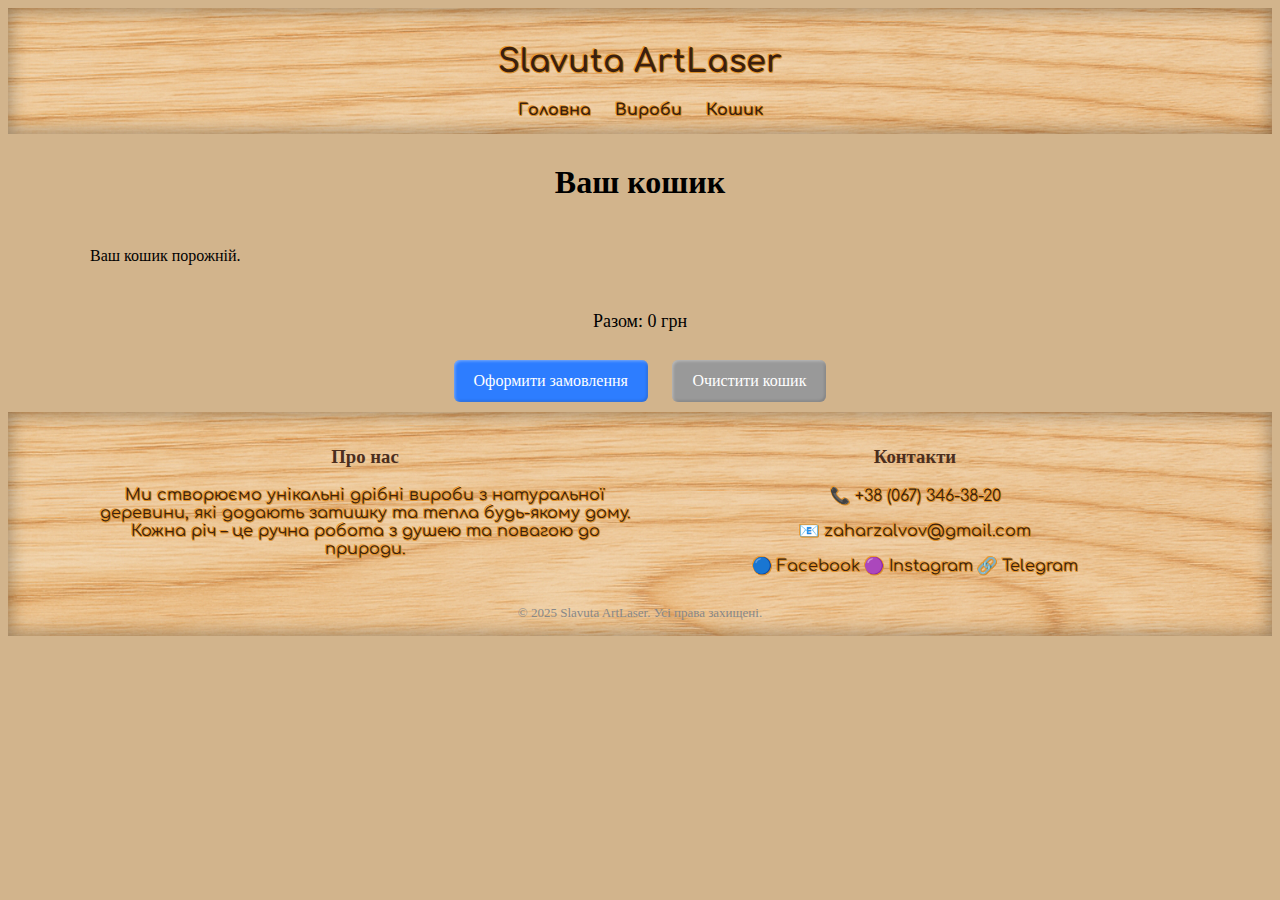
<file: shopcart.html>
<!DOCTYPE html>
<html lang="uk">
<head>
  <meta charset="UTF-8" />
  <meta name="viewport" content="width=device-width, initial-scale=1.0"/>
  <title>Кошик</title>
  <link rel="stylesheet" href="cart.css" />
  <style>
@import url('https://fonts.googleapis.com/css2?family=Comfortaa:wght@300..700&family=Jura:wght@300..700&display=swap');
</style>
</head>
<body>
  <header>
    <nav>
      <h1>Slavuta ArtLaser</h1>
      <a href="index.html">Головна</a>
      <a href="products.html">Вироби</a>
      <a href="shopcart.html">Кошик</a>
    </nav>
  </header>
<main class="cart-page container">
  <h1>Ваш кошик</h1>
  
  <div class="cart-items">
    <!-- Товари будуть згенеровані JS -->
  </div>

  <div class="cart-summary">
    <p>Разом: <span id="total-price">0 грн</span></p>
    <button id="checkout-btn">Оформити замовлення</button>
    <button id="clear-cart-btn" class="clear-btn">Очистити кошик</button>
  </div>
</main>
  
<footer class="footer">
    <div class="footer-container">
      <div class="footer-col">
        <h3>Про нас</h3>
        <p>Ми створюємо унікальні дрібні вироби з натуральної деревини, які додають затишку та тепла будь-якому дому. Кожна річ – це ручна робота з душею та повагою до природи.</p>
      </div>

      <div class="footer-col">
        <h3>Контакти</h3>
        <p>📞 +38 (067) 346-38-20</p>
        <p>📧 zaharzalvov@gmail.com</p>
        <div class="social">
          <a href="#">🔵 Facebook</a>
          <a href="#">🟣 Instagram</a>
          <a href="#">🔗 Telegram</a>
        </div>
      </div>
    </div>

    <div class="footer-bottom">
      © 2025 Slavuta ArtLaser. Усі права захищені.
    </div>
  </footer>

<script src="cart.js"></script>
</body>
</html>
</file>
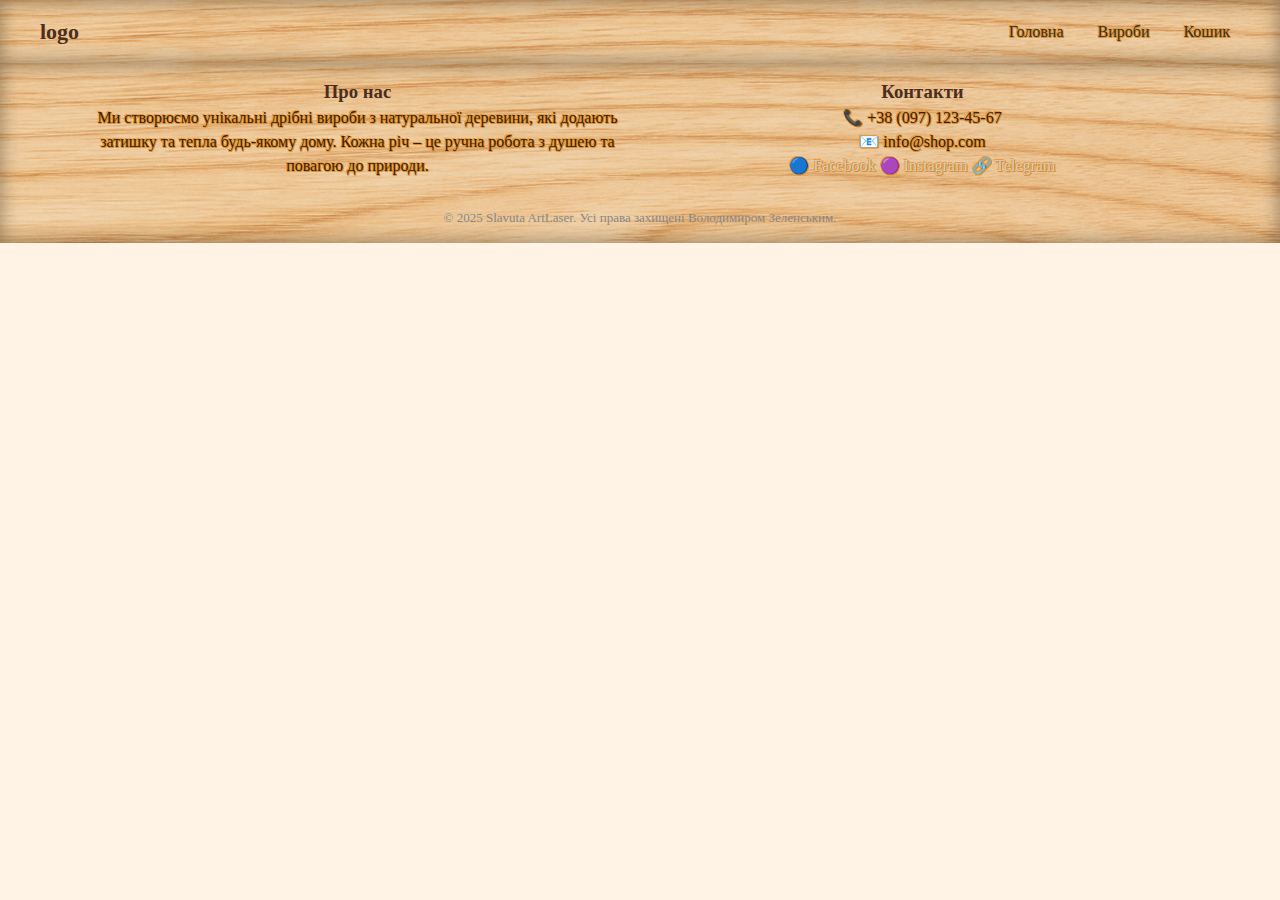
<file: TEMPLATE.html>
<!DOCTYPE html>
<html lang="uk">
<head>
  <meta charset="UTF-8">
  <meta name="viewport" content="width=device-width, initial-scale=1.0">
<title>Slavuta ArtLaser</title>
  <link rel="stylesheet" href = "style.css">
  </head>
  <body>
    <header>
    <nav>
    <div class="logo">logo</div>
    <div class="nav-links">
      <a href="index.html">Головна</a>
      <a href="products.html">Вироби</a>
      <a href="shopcart.html">Кошик</a>
    </div>
  </nav>
  </header>
  
  
  <footer class="footer">
  <div class="footer-container">
    <div class="footer-col">
      <h3>Про нас</h3>
      <p>Ми створюємо унікальні дрібні вироби з натуральної деревини, які додають затишку та тепла будь-якому дому. Кожна річ – це ручна робота з душею та повагою до природи.</p>
    </div>


    <div class="footer-col">
      <h3>Контакти</h3>
      <p>📞 +38 (097) 123-45-67</p>
      <p>📧 info@shop.com</p>
      <div class="social">
        <a href="#">🔵 Facebook</a>
        <a href="#">🟣 Instagram</a>
        <a href="#">🔗 Telegram</a>
      </div>
    </div>
  </div>

  <div class="footer-bottom">
    © 2025 Slavuta ArtLaser. Усі права захищені Володимиром Зеленським.
  </div>
</footer>
  </body>
    <script src="script.js"></script>
</html>
</file>
<file: style.css>
main h1, main p, main h2{
  font-family:'Segoe UI';
  text-decoration: none;
}

* {
  margin: 0;
  padding: 0;
  box-sizing: border-box;
}

body {
  font-family: Arial, sans-serif;
  color: #222;
  background-color: #fff3e6;
  line-height: 1.5;
}

/* ======= HEADER ======= */

nav {
  display: flex;
  justify-content: space-between;
  align-items: center;
  max-width: 1200px;
  margin: auto;
}

.logo {
  font-size: 22px;
  font-weight: bold;
}

.nav-links a {
  margin-left: 20px;
  text-decoration: none;
  color: #333;
  font-weight: 500;
}

.nav-links a:hover {
  color: #2d7dff;
}



/* ======= СЛАЙДЕР ======= */
.hero-slider {
  position: relative;
  height: 80vh;
  overflow: hidden;
}

.slides { display: flex; height: 100%; }

.slide {
  min-width: 100%;
  height: 100%;
  background-size: cover;
  background-position: center;
  display: none;
}

.slide.active {
  display: block;
  animation: fade 1s ease;
}

@keyframes fade {
  from {opacity: 0;}
  to {opacity: 1;}
}

.slide::after {
  content: "";
  position: absolute;
  inset: 0;
  background: rgba(0,0,0,0.4);
  z-index: 1;
}

.slide-content {
  position: absolute;
  bottom: 20%;
  left: 50%;
  transform: translateX(-50%);
  text-align: center;
  color: #fff;
  z-index: 5; /* було 2, тепер вище накладки */
  max-width: 700px;
}


.slide-content h1 {
  font-size: 38px;
  margin-bottom: 15px;
}

.btn-primary {
  background: #2d7dff;
  color: #fff;
  padding: 14px 28px;
  border-radius: 8px;
  text-decoration: none;
  transition: background 0.3s;
  position: relative;
  z-index: 6; /* гарантія, що кнопка завжди зверху */
  top: 20px;
}

.btn-primary:hover { background: #155cd8; }

.prev, .next {
  position: absolute;
  top: 50%;
  transform: translateY(-50%);
  background: rgba(0,0,0,0.4);
  border: none;
  color: #fff;
  font-size: 32px;
  padding: 10px 15px;
  cursor: pointer;
  z-index: 3;
  border-radius: 50%;
}

.prev { left: 20px; }
.next { right: 20px; }

.indicators {
  position: absolute;
  bottom: 15px;
  left: 50%;
  transform: translateX(-50%);
  display: flex;
  gap: 8px;
  z-index: 3;
}

.indicators div {
  width: 12px;
  height: 12px;
  border-radius: 50%;
  background: rgba(255,255,255,0.6);
  cursor: pointer;
}

.indicators div.active { background: #2d7dff; }


.advantages, .reviews {
  text-align: center;
  padding: 60px 20px;
}

.advantages h2, .reviews h2 {
  font-size: 28px;
  margin-bottom: 40px;
}

.advantages-grid, .reviews-grid {
  display: grid;
  grid-template-columns: repeat(auto-fit, minmax(250px, 1fr));
  gap: 30px;
  max-width: 1000px;
  margin: 0 auto;
}

.advantage-item, .review-item {
  background: #f9f9f9;
  border-radius: 12px;
  padding: 20px;
  box-shadow: 0 4px 10px rgba(0,0,0,0.05);
}

.advantage-item img {
  width: 60px; /* або 50px, якщо треба компактніше */
  height: auto;
  max-height: 60px;
  display: block;
  margin: 0 auto 15px;
}

.advantage-item {
  background: #fff;
  border-radius: 12px;
  padding: 20px;
  max-width: 250px;
  margin: auto;
  box-shadow: 0 4px 10px rgba(0,0,0,0.05);
}

.review-item .avatar {
  width: 70px;
  height: 70px;
  border-radius: 50%;
  margin-bottom: 10px;
}


.footer {
  color: #ccc;
  padding: 40px 20px 20px;
}

.footer-container {
  display: grid;
  grid-template-columns: repeat(auto-fit, minmax(250px, 1fr));
  gap: 30px;
  max-width: 1100px;
  margin: auto;
}

.footer a { color: #ccc; text-decoration: none; }
.footer a:hover { color: #2d7dff; }

.footer-bottom {
  text-align: center;
  font-size: 13px;
  margin-top: 30px;
  color: #888;
}

header, .footer {
    background-image: url('wood.png');
    background-size: cover;
    background-repeat: repeat;
    padding: 15px 20px;
    color: #4b2e1e;
    text-align: center;
    font-family: 'Georgia', serif;
    box-shadow: inset 0 0 20px rgba(0,0,0,0.4);
}

/* Вигравіюваний текст */
header h1, footer h2, footer p, nav a, footer a, header a {
    color: #3a1f0f;
    text-shadow:
        1px 1px 0 #d98e2b,
       -1px -1px 0 #e8982f,
        0 1px 0 #e8972c,
        1px 0 0 #f49923;
      font-family: 'Comfortaa' ;
      text-decoration: none;
}



/* Навігація */
nav a {
    text-decoration: none;
    margin: 0 10px;
    font-weight: bold;
}

nav a:hover {
    color: #5e3b26;
}
</file>
<file: login.css>
:root{
  --bg:#f5f6fb;
  --card:#ffffff;
  --accent:#2d7dff;
  --muted:#666;
}

*{box-sizing:border-box}
body{
  margin:0;
  font-family:Inter, system-ui, -apple-system, "Segoe UI", Roboto, "Helvetica Neue", Arial;
  background:var(--bg);
  color:#222;
  min-height:100vh;
  display:flex;
  align-items:center;
  justify-content:center;
  padding:24px;
}

.login-wrapper{
  width:100%;
  max-width:420px;
}

.login-card{
  background:var(--card);
  padding:28px;
  border-radius:12px;
  box-shadow:0 8px 30px rgba(20,20,40,0.06);
}

.login-card h1{
  margin:0 0 14px;
  font-size:20px;
}

.login-form label{
  display:block;
  margin-top:10px;
  font-size:13px;
  color:var(--muted);
}

.login-form input{
  width:100%;
  padding:10px 12px;
  margin-top:6px;
  border:1px solid #e3e6ef;
  border-radius:8px;
  font-size:15px;
}

.actions{
  display:flex;
  gap:10px;
  margin-top:16px;
  align-items:center;
}

.btn-primary{
  background:var(--accent);
  color:white;
  border:none;
  padding:10px 14px;
  border-radius:8px;
  cursor:pointer;
  font-weight:600;
}

.btn-primary:hover{ filter:brightness(.95) }

.btn-link{
  display:inline-block;
  color:var(--accent);
  text-decoration:none;
  font-size:14px;
  padding:6px 8px;
}

.login-message{
  margin-top:12px;
  font-size:14px;
  color:#b00020;
}

/* адаптив */
@media (max-width:480px){
  .login-card{ padding:18px }
}
</file>
<file: p1.css>
body{
    background-color: #fff3e6;
}

main h1, main p, main h2{
  font-family:'Segoe UI';
}
.container {
  max-width: 1100px;
  margin: auto;
  padding: 0 20px;
}


.header-flex {
  display: flex;
  justify-content: space-between;
  align-items: center;
}


/* Сторінка товару */
.product-page {
  padding: 40px 20px;
  max-width: 1100px;
  margin: auto;
}

.product-container {
  display: grid;
  grid-template-columns: 1fr 1fr;
  gap: 40px;
}

.product-slider {
  position: relative;
}

.product-slider .slides img {
  display: none;
  width: 100%;
  border-radius: 10px;
}

.product-slider .slides img.active {
  display: block;
}

.slider-controls {
  position: absolute;
  top: 50%;
  width: 100%;
  display: flex;
  justify-content: space-between;
  transform: translateY(-50%);
}

.slider-controls button {
  background: rgba(0,0,0,0.4);
  border: none;
  color: #fff;
  font-size: 28px;
  padding: 5px 12px;
  cursor: pointer;
  border-radius: 50%;
}

.thumbnails {
  display: flex;
  gap: 8px;
  margin-top: 10px;
}

.thumbnails img {
  width: 70px;
  height: 70px;
  object-fit: cover;
  cursor: pointer;
  border: 2px solid transparent;
  border-radius: 6px;
}

.thumbnails img.active {
  border: 2px solid #2d7dff;
}

.product-info h1 {
  font-size: 28px;
  margin-bottom: 10px;
}

.price {
  font-size: 22px;
  color: #2d7dff;
  margin-bottom: 20px;
}

.short-desc {
  font-size: 16px;
  margin-bottom: 20px;
  color: #555;
}

.btn-buy {
  background: #2d7dff;
  color: white;
  padding: 14px 28px;
  font-size: 18px;
  border: none;
  border-radius: 8px;
  cursor: pointer;
}

.btn-buy:hover {
  background: #155cd8;
}

.product-details, .product-reviews {
  margin-top: 50px;
}

.product-details h2, .product-reviews h2 {
  font-size: 24px;
  margin-bottom: 15px;
}

.review {
  background: #f9f9f9;
  padding: 15px;
  border-radius: 8px;
  margin-bottom: 10px;
}

.footer {
  padding: 40px 20px 20px;
  margin-top: 50px;
}

.footer-container {
  display: grid;
  grid-template-columns: repeat(auto-fit, minmax(250px, 1fr));
  gap: 30px;
  max-width: 1100px;
  margin: 0 auto;
}

.footer-bottom {
  text-align: center;
  font-size: 13px;
  color: #888;
  margin-top: 30px;
}

header, .footer {
    background-image: url('wood.png');
    background-size: cover;
    background-repeat: repeat;
    padding: 15px 20px;
    color: #4b2e1e;
    text-align: center;
    font-family: 'Georgia', serif;
    box-shadow: inset 0 0 20px rgba(0,0,0,0.4);
}

/* Вигравіюваний текст */
header h1, footer h2, footer p, nav a, footer a, header a {
    color: #3a1f0f;
    text-shadow:
        1px 1px 0 #d98e2b,
       -1px -1px 0 #e8982f,
        0 1px 0 #e8972c,
        1px 0 0 #f49923;
      font-family: 'Comfortaa' ;
      text-decoration: none;
}

/* Кнопки під стиль */
button, .btn {
    background-color: rgba(255,255,255,0.1);
    color: #3a1f0f;
    border: 2px solid #d2b48c;
    padding: 8px 15px;
    font-size: 16px;
    font-family: 'Georgia', serif;
    cursor: pointer;
    box-shadow: inset 1px 1px 3px rgba(255,255,255,0.4),
                inset -1px -1px 3px rgba(0,0,0,0.2);
    transition: background 0.3s;
}

button:hover, .btn:hover {
    background-color: rgba(255,255,255,0.2);
}

/* Навігація */
nav a {
    text-decoration: none;
    margin: 0 10px;
    font-weight: bold;
}

nav a:hover {
    color: #5e3b26;
}
</file>
<file: reviews.css>
.reviews-summary {
  margin-bottom: 12px;
  font-weight: 600;
  color: #333;
}

.reviews-summary #avg-rating {
  font-size: 20px;
  margin-right: 8px;
}

/* Форма */
.review-form {
   background-color: #fff3e6;
  padding: 14px;
  border-radius: 8px;
  box-shadow: 0 4px 10px rgba(0,0,0,0.03);
  margin-bottom: 18px;
  display: grid;
  gap: 8px;
}

.review-form label { display: block; font-size: 14px; color: #333; }
.review-form input[type="text"], .review-form textarea {
  width: 100%;
  padding: 8px 10px;
  border: 1px solid #ddd;
  border-radius: 6px;
  font-size: 14px;
}

.review-form .rating-label { margin-top: 6px; }

/* Зірковий віджет */
.star-widget {
  display: inline-flex;
  flex-direction: row-reverse;
  gap: 6px;
  font-size: 22px;
}

.star-widget input { display: none; }

.star-widget label {
  cursor: pointer;
  color: #ccc;
  transition: color 0.12s;
}

.star-widget input:checked ~ label,
.star-widget label:hover,
.star-widget label:hover ~ label {
  color: #f5a623;
}

/* Кнопки форми */
.review-form-actions {
  display: flex;
  gap: 10px;
  margin-top: 6px;
}

.btn-submit {
  background: #2d7dff;
  color: #fff;
  border: none;
  padding: 10px 14px;
  border-radius: 6px;
  cursor: pointer;
}

.btn-admin {
  background: #666;
  color: #fff;
  border: none;
  padding: 10px 12px;
  border-radius: 6px;
  cursor: pointer;
}

/* Список відгуків */
.reviews-list { margin-top: 10px; display: grid; gap: 12px; }

.review-item {
  background: #f9f9f9;
  padding: 12px;
  border-radius: 8px;
  position: relative;
}

.review-item .meta { font-size: 13px; color: #666; margin-bottom: 6px; }
.review-item .text { font-size: 15px; color: #333; }

/* Admin panel */
.admin-panel {
  margin-top: 18px;
  background: #fff6e6;
  border: 1px solid #ffdca8;
  padding: 12px;
  border-radius: 8px;
}

.admin-item { display:flex; justify-content:space-between; gap:10px; align-items: flex-start; padding:8px; border-bottom:1px dashed #eee;}
.admin-item:last-child { border-bottom: none; }

.admin-controls button {
  margin-left: 6px;
  padding: 6px 10px;
  border-radius: 6px;
  border: none;
  cursor: pointer;
}

.btn-approve { background: #2d7dff; color: #fff; }
.btn-delete { background: #e63946; color: #fff; }
.btn-logout { background: #999; color: #fff; padding: 8px 12px; border-radius: 6px; margin-top: 8px; }

/* мобільна адаптація */
@media (max-width:600px) {
  .star-widget { font-size: 18px; }
  .review-form { padding: 10px; }
}

.review-actions {
  margin-top: 8px;
}

.review-actions button {
  background: none;
  border: none;
  cursor: pointer;
  margin-right: 10px;
  font-size: 14px;
}

.review-actions button:hover {
  text-decoration: underline;
}

.replies {
  margin-top: 10px;
  padding-left: 15px;
  border-left: 2px solid #ddd;
}

.reply {
  font-size: 14px;
  margin-bottom: 5px;
  color: #444;
}

.review-actions .like-btn {
  background: transparent;
  border: 1px solid #ddd;
  padding: 6px 8px;
  border-radius: 6px;
  cursor: pointer;
  font-size: 14px;
}

.review-actions .like-btn:hover { background: #fff1f1; }

.reply-list {
  margin-top: 8px;
  display: grid;
  gap: 8px;
}

.reply-item {
  background: #fff;
  padding: 8px;
  border-radius: 6px;
  border-left: 3px solid #eee;
}

.reply-meta { font-size: 13px; color: #666; margin-bottom: 4px; }
.reply-text { font-size: 14px; color: #333; }

/* reply form small */
.reply-form input,
.reply-form textarea {
  width: 100%;
  box-sizing: border-box;
}
</file>
<file: p2.css>
body{
    background-color: #fff3e6;
}

main h1, main p, main h2{
  font-family:'Segoe UI';
}
.container {
  max-width: 1100px;
  margin: auto;
  padding: 0 20px;
}


.header-flex {
  display: flex;
  justify-content: space-between;
  align-items: center;
}


/* Сторінка товару */
.product-page {
  padding: 40px 20px;
  max-width: 1100px;
  margin: auto;
}

.product-container {
  display: grid;
  grid-template-columns: 1fr 1fr;
  gap: 40px;
}

.product-slider {
  position: relative;
}

.product-slider .slides img {
  display: none;
  width: 100%;
  border-radius: 10px;
}

.product-slider .slides img.active {
  display: block;
}

.slider-controls {
  position: absolute;
  top: 50%;
  width: 100%;
  display: flex;
  justify-content: space-between;
  transform: translateY(-50%);
}

.slider-controls button {
  background: rgba(0,0,0,0.4);
  border: none;
  color: #fff;
  font-size: 28px;
  padding: 5px 12px;
  cursor: pointer;
  border-radius: 50%;
}

.thumbnails {
  display: flex;
  gap: 8px;
  margin-top: 10px;
}

.thumbnails img {
  width: 70px;
  height: 70px;
  object-fit: cover;
  cursor: pointer;
  border: 2px solid transparent;
  border-radius: 6px;
}

.thumbnails img.active {
  border: 2px solid #2d7dff;
}

.product-info h1 {
  font-size: 28px;
  margin-bottom: 10px;
}

.price {
  font-size: 22px;
  color: #2d7dff;
  margin-bottom: 20px;
}

.short-desc {
  font-size: 16px;
  margin-bottom: 20px;
  color: #555;
}

.btn-buy {
  background: #2d7dff;
  color: white;
  padding: 14px 28px;
  font-size: 18px;
  border: none;
  border-radius: 8px;
  cursor: pointer;
}

.btn-buy:hover {
  background: #155cd8;
}

.product-details, .product-reviews {
  margin-top: 50px;
}

.product-details h2, .product-reviews h2 {
  font-size: 24px;
  margin-bottom: 15px;
}

.review {
  background: #f9f9f9;
  padding: 15px;
  border-radius: 8px;
  margin-bottom: 10px;
}

.footer {
  padding: 40px 20px 20px;
  margin-top: 50px;
}

.footer-container {
  display: grid;
  grid-template-columns: repeat(auto-fit, minmax(250px, 1fr));
  gap: 30px;
  max-width: 1100px;
  margin: 0 auto;
}

.footer-bottom {
  text-align: center;
  font-size: 13px;
  color: #888;
  margin-top: 30px;
}

header, .footer {
    background-image: url('wood.png');
    background-size: cover;
    background-repeat: repeat;
    padding: 15px 20px;
    color: #4b2e1e;
    text-align: center;
    font-family: 'Georgia', serif;
    box-shadow: inset 0 0 20px rgba(0,0,0,0.4);
}

/* Вигравіюваний текст */
header h1, footer h2, footer p, nav a, footer a, header a {
    color: #3a1f0f;
    text-shadow:
        1px 1px 0 #d98e2b,
       -1px -1px 0 #e8982f,
        0 1px 0 #e8972c,
        1px 0 0 #f49923;
      font-family: 'Comfortaa' ;
      text-decoration: none;
}

/* Кнопки під стиль */
button, .btn {
    background-color: rgba(255,255,255,0.1);
    color: #3a1f0f;
    border: 2px solid #d2b48c;
    padding: 8px 15px;
    font-size: 16px;
    font-family: 'Georgia', serif;
    cursor: pointer;
    box-shadow: inset 1px 1px 3px rgba(255,255,255,0.4),
                inset -1px -1px 3px rgba(0,0,0,0.2);
    transition: background 0.3s;
}

button:hover, .btn:hover {
    background-color: rgba(255,255,255,0.2);
}

/* Навігація */
nav a {
    text-decoration: none;
    margin: 0 10px;
    font-weight: bold;
}

nav a:hover {
    color: #5e3b26;
}
</file>
<file: p3.css>
body{
    background-color: #fff3e6;
}

main h1, main p, main h2{
  font-family:'Segoe UI';
}
.container {
  max-width: 1100px;
  margin: auto;
  padding: 0 20px;
}


.header-flex {
  display: flex;
  justify-content: space-between;
  align-items: center;
}


/* Сторінка товару */
.product-page {
  padding: 40px 20px;
  max-width: 1100px;
  margin: auto;
}

.product-container {
  display: grid;
  grid-template-columns: 1fr 1fr;
  gap: 40px;
}

.product-slider {
  position: relative;
}

.product-slider .slides img {
  display: none;
  width: 100%;
  border-radius: 10px;
}

.product-slider .slides img.active {
  display: block;
}

.slider-controls {
  position: absolute;
  top: 50%;
  width: 100%;
  display: flex;
  justify-content: space-between;
  transform: translateY(-50%);
}

.slider-controls button {
  background: rgba(0,0,0,0.4);
  border: none;
  color: #fff;
  font-size: 28px;
  padding: 5px 12px;
  cursor: pointer;
  border-radius: 50%;
}

.thumbnails {
  display: flex;
  gap: 8px;
  margin-top: 10px;
}

.thumbnails img {
  width: 70px;
  height: 70px;
  object-fit: cover;
  cursor: pointer;
  border: 2px solid transparent;
  border-radius: 6px;
}

.thumbnails img.active {
  border: 2px solid #2d7dff;
}

.product-info h1 {
  font-size: 28px;
  margin-bottom: 10px;
}

.price {
  font-size: 22px;
  color: #2d7dff;
  margin-bottom: 20px;
}

.short-desc {
  font-size: 16px;
  margin-bottom: 20px;
  color: #555;
}

.btn-buy {
  background: #2d7dff;
  color: white;
  padding: 14px 28px;
  font-size: 18px;
  border: none;
  border-radius: 8px;
  cursor: pointer;
}

.btn-buy:hover {
  background: #155cd8;
}

.product-details, .product-reviews {
  margin-top: 50px;
}

.product-details h2, .product-reviews h2 {
  font-size: 24px;
  margin-bottom: 15px;
}

.review {
  background: #f9f9f9;
  padding: 15px;
  border-radius: 8px;
  margin-bottom: 10px;
}

.footer {
  padding: 40px 20px 20px;
  margin-top: 50px;
}

.footer-container {
  display: grid;
  grid-template-columns: repeat(auto-fit, minmax(250px, 1fr));
  gap: 30px;
  max-width: 1100px;
  margin: 0 auto;
}

.footer-bottom {
  text-align: center;
  font-size: 13px;
  color: #888;
  margin-top: 30px;
}

header, .footer {
    background-image: url('wood.png');
    background-size: cover;
    background-repeat: repeat;
    padding: 15px 20px;
    color: #4b2e1e;
    text-align: center;
    font-family: 'Georgia', serif;
    box-shadow: inset 0 0 20px rgba(0,0,0,0.4);
}

/* Вигравіюваний текст */
header h1, footer h2, footer p, nav a, footer a, header a {
    color: #3a1f0f;
    text-shadow:
        1px 1px 0 #d98e2b,
       -1px -1px 0 #e8982f,
        0 1px 0 #e8972c,
        1px 0 0 #f49923;
      font-family: 'Comfortaa' ;
      text-decoration: none;
}

/* Кнопки під стиль */
button, .btn {
    background-color: rgba(255,255,255,0.1);
    color: #3a1f0f;
    border: 2px solid #d2b48c;
    padding: 8px 15px;
    font-size: 16px;
    font-family: 'Georgia', serif;
    cursor: pointer;
    box-shadow: inset 1px 1px 3px rgba(255,255,255,0.4),
                inset -1px -1px 3px rgba(0,0,0,0.2);
    transition: background 0.3s;
}

button:hover, .btn:hover {
    background-color: rgba(255,255,255,0.2);
}

/* Навігація */
nav a {
    text-decoration: none;
    margin: 0 10px;
    font-weight: bold;
}

nav a:hover {
    color: #5e3b26;
}
</file>
<file: p4.css>
body{
    background-color: #fff3e6;
}

main h1, main p, main h2{
  font-family:'Segoe UI';
}
.container {
  max-width: 1100px;
  margin: auto;
  padding: 0 20px;
}


.header-flex {
  display: flex;
  justify-content: space-between;
  align-items: center;
}


/* Сторінка товару */
.product-page {
  padding: 40px 20px;
  max-width: 1100px;
  margin: auto;
}

.product-container {
  display: grid;
  grid-template-columns: 1fr 1fr;
  gap: 40px;
}

.product-slider {
  position: relative;
}

.product-slider .slides img {
  display: none;
  width: 100%;
  border-radius: 10px;
}

.product-slider .slides img.active {
  display: block;
}

.slider-controls {
  position: absolute;
  top: 50%;
  width: 100%;
  display: flex;
  justify-content: space-between;
  transform: translateY(-50%);
}

.slider-controls button {
  background: rgba(0,0,0,0.4);
  border: none;
  color: #fff;
  font-size: 28px;
  padding: 5px 12px;
  cursor: pointer;
  border-radius: 50%;
}

.thumbnails {
  display: flex;
  gap: 8px;
  margin-top: 10px;
}

.thumbnails img {
  width: 70px;
  height: 70px;
  object-fit: cover;
  cursor: pointer;
  border: 2px solid transparent;
  border-radius: 6px;
}

.thumbnails img.active {
  border: 2px solid #2d7dff;
}

.product-info h1 {
  font-size: 28px;
  margin-bottom: 10px;
}

.price {
  font-size: 22px;
  color: #2d7dff;
  margin-bottom: 20px;
}

.short-desc {
  font-size: 16px;
  margin-bottom: 20px;
  color: #555;
}

.btn-buy {
  background: #2d7dff;
  color: white;
  padding: 14px 28px;
  font-size: 18px;
  border: none;
  border-radius: 8px;
  cursor: pointer;
}

.btn-buy:hover {
  background: #155cd8;
}

.product-details, .product-reviews {
  margin-top: 50px;
}

.product-details h2, .product-reviews h2 {
  font-size: 24px;
  margin-bottom: 15px;
}

.review {
  background: #f9f9f9;
  padding: 15px;
  border-radius: 8px;
  margin-bottom: 10px;
}

.footer {
  padding: 40px 20px 20px;
  margin-top: 50px;
}

.footer-container {
  display: grid;
  grid-template-columns: repeat(auto-fit, minmax(250px, 1fr));
  gap: 30px;
  max-width: 1100px;
  margin: 0 auto;
}

.footer-bottom {
  text-align: center;
  font-size: 13px;
  color: #888;
  margin-top: 30px;
}

header, .footer {
    background-image: url('wood.png');
    background-size: cover;
    background-repeat: repeat;
    padding: 15px 20px;
    color: #4b2e1e;
    text-align: center;
    font-family: 'Georgia', serif;
    box-shadow: inset 0 0 20px rgba(0,0,0,0.4);
}

/* Вигравіюваний текст */
header h1, footer h2, footer p, nav a, footer a, header a {
    color: #3a1f0f;
    text-shadow:
        1px 1px 0 #d98e2b,
       -1px -1px 0 #e8982f,
        0 1px 0 #e8972c,
        1px 0 0 #f49923;
      font-family: 'Comfortaa' ;
      text-decoration: none;
}

/* Кнопки під стиль */
button, .btn {
    background-color: rgba(255,255,255,0.1);
    color: #3a1f0f;
    border: 2px solid #d2b48c;
    padding: 8px 15px;
    font-size: 16px;
    font-family: 'Georgia', serif;
    cursor: pointer;
    box-shadow: inset 1px 1px 3px rgba(255,255,255,0.4),
                inset -1px -1px 3px rgba(0,0,0,0.2);
    transition: background 0.3s;
}

button:hover, .btn:hover {
    background-color: rgba(255,255,255,0.2);
}

/* Навігація */
nav a {
    text-decoration: none;
    margin: 0 10px;
    font-weight: bold;
}

nav a:hover {
    color: #5e3b26;
}
</file>
<file: p6.css>
body{
    background-color: #fff3e6;
}

main h1, main p, main h2{
  font-family:'Segoe UI';
}
.container {
  max-width: 1100px;
  margin: auto;
  padding: 0 20px;
}


.header-flex {
  display: flex;
  justify-content: space-between;
  align-items: center;
}


/* Сторінка товару */
.product-page {
  padding: 40px 20px;
  max-width: 1100px;
  margin: auto;
}

.product-container {
  display: grid;
  grid-template-columns: 1fr 1fr;
  gap: 40px;
}

.product-slider {
  position: relative;
}

.product-slider .slides img {
  display: none;
  width: 100%;
  border-radius: 10px;
}

.product-slider .slides img.active {
  display: block;
}

.slider-controls {
  position: absolute;
  top: 50%;
  width: 100%;
  display: flex;
  justify-content: space-between;
  transform: translateY(-50%);
}

.slider-controls button {
  background: rgba(0,0,0,0.4);
  border: none;
  color: #fff;
  font-size: 28px;
  padding: 5px 12px;
  cursor: pointer;
  border-radius: 50%;
}

.thumbnails {
  display: flex;
  gap: 8px;
  margin-top: 10px;
}

.thumbnails img {
  width: 70px;
  height: 70px;
  object-fit: cover;
  cursor: pointer;
  border: 2px solid transparent;
  border-radius: 6px;
}

.thumbnails img.active {
  border: 2px solid #2d7dff;
}

.product-info h1 {
  font-size: 28px;
  margin-bottom: 10px;
}

.price {
  font-size: 22px;
  color: #2d7dff;
  margin-bottom: 20px;
}

.short-desc {
  font-size: 16px;
  margin-bottom: 20px;
  color: #555;
}

.btn-buy {
  background: #2d7dff;
  color: white;
  padding: 14px 28px;
  font-size: 18px;
  border: none;
  border-radius: 8px;
  cursor: pointer;
}

.btn-buy:hover {
  background: #155cd8;
}

.product-details, .product-reviews {
  margin-top: 50px;
}

.product-details h2, .product-reviews h2 {
  font-size: 24px;
  margin-bottom: 15px;
}

.review {
  background: #f9f9f9;
  padding: 15px;
  border-radius: 8px;
  margin-bottom: 10px;
}

.footer {
  padding: 40px 20px 20px;
  margin-top: 50px;
}

.footer-container {
  display: grid;
  grid-template-columns: repeat(auto-fit, minmax(250px, 1fr));
  gap: 30px;
  max-width: 1100px;
  margin: 0 auto;
}

.footer-bottom {
  text-align: center;
  font-size: 13px;
  color: #888;
  margin-top: 30px;
}

header, .footer {
    background-image: url('wood.png');
    background-size: cover;
    background-repeat: repeat;
    padding: 15px 20px;
    color: #4b2e1e;
    text-align: center;
    font-family: 'Georgia', serif;
    box-shadow: inset 0 0 20px rgba(0,0,0,0.4);
}

/* Вигравіюваний текст */
header h1, footer h2, footer p, nav a, footer a, header a {
    color: #3a1f0f;
    text-shadow:
        1px 1px 0 #d98e2b,
       -1px -1px 0 #e8982f,
        0 1px 0 #e8972c,
        1px 0 0 #f49923;
      font-family: 'Comfortaa' ;
      text-decoration: none;
}

/* Кнопки під стиль */
button, .btn {
    background-color: rgba(255,255,255,0.1);
    color: #3a1f0f;
    border: 2px solid #d2b48c;
    padding: 8px 15px;
    font-size: 16px;
    font-family: 'Georgia', serif;
    cursor: pointer;
    box-shadow: inset 1px 1px 3px rgba(255,255,255,0.4),
                inset -1px -1px 3px rgba(0,0,0,0.2);
    transition: background 0.3s;
}

button:hover, .btn:hover {
    background-color: rgba(255,255,255,0.2);
}

/* Навігація */
nav a {
    text-decoration: none;
    margin: 0 10px;
    font-weight: bold;
}

nav a:hover {
    color: #5e3b26;
}

.variants {
  display:flex;
  gap:10px;
  align-items:center;
  margin:12px 0;
  flex-wrap:wrap;
}
.variant-swatch {
  width:36px;
  height:36px;
  border-radius:50%;
  border:2px solid transparent;
  cursor:pointer;
  box-shadow: 0 1px 3px rgba(0,0,0,0.08);
  display:inline-flex;
  align-items:center;
  justify-content:center;
  font-size: 12px;
  color: #222;
  padding: 0;
  transition: transform .12s ease, border-color .12s ease, box-shadow .12s ease;
}

/* якщо замість кольору треба текст (fallback) */
.variant-swatch .sw-label {
  font-size: 12px;
  font-weight: 600;
}

/* активний */
.variant-swatch.active {
  border-color:#2d7dff;
  transform: translateY(-3px);
  box-shadow: 0 6px 18px rgba(45,125,255,0.12);
}

/* focus для клавіатури */
.variant-swatch:focus {
  outline: 3px solid rgba(45,125,255,0.16);
  outline-offset: 3px;
}
</file>
<file: products.css>
body{
    background-color: #fff3e6;
}

main h1, main p, main h2, main a{
  font-family:'Segoe UI';
  text-decoration: none;
}
/* ====== Контейнер і контролери ====== */
.container {
  max-width: 1100px;
  margin: auto;
  padding: 0 20px;
}

.catalog {
  padding: 40px 20px;
}

/* Контролі фільтра/пошуку */
.catalog-controls {
  display: flex;
  gap: 10px;
  padding: 20px;
  position: relative; /* для absolute підказок */
  align-items: center;
  flex-wrap: wrap;
}

#searchInput {
  flex: 1;
  padding: 8px 10px;
  border: 1px solid #ccc;
  border-radius: 5px;
  min-width: 220px;
}

#categoryFilter,
#minPrice,
#maxPrice {
  padding: 8px;
  border: 1px solid #ccc;
  border-radius: 5px;
  min-width: 120px;
}

/* ====== Підказки ====== */
.suggestions-box {
  position: absolute;
  top: 52px;
  left: 0;
  background: white;
  border: 1px solid #ccc;
  border-top: none;
  max-height: 220px;
  overflow-y: auto;
  width: 320px;
  display: none;
  z-index: 1000;
  border-radius: 0 0 6px 6px;
  box-shadow: 0 6px 18px rgba(0,0,0,0.12);
  opacity: 0;
  transform: translateY(-6px);
  transition: opacity 0.18s ease, transform 0.18s ease;
}

.suggestions-box.show {
  display: block;
  opacity: 1;
  transform: translateY(0);
}

.suggestions-box div {
  padding: 10px;
  cursor: pointer;
  font-size: 14px;
}

.suggestions-box div:hover {
  background: #f7f7f7;
}

/* ====== Сітка товарів (використовуєш catalog-grid у HTML) ====== */
.catalog-grid {
  display: grid;
  grid-template-columns: repeat(auto-fit, minmax(220px, 1fr));
  gap: 30px;
  margin-top: 10px;
}

/* ====== Картки товарів ====== */
.product-card {
  background: #fff;
  border-radius: 10px;
  box-shadow: 0 4px 12px rgba(0,0,0,0.05);
  overflow: hidden;
  text-align: center;
  transition: transform 0.18s ease, opacity 0.18s ease, height 0.18s ease, margin 0.18s ease, padding 0.18s ease;
  will-change: transform, opacity, height;
  /* видимість за замовчуванням */
  opacity: 1;
  transform: scale(1);
}

/* Ховер */
.product-card:hover {
  transform: translateY(-6px);
}

.product-card img {
  width: 100%;
  height: 180px;
  object-fit: cover;
  display: block;
}

/* Коли картку потрібно сховати — плавно колапсуємо */
.product-card.hidden {
  opacity: 0;
  transform: scale(0.98);
  height: 0;
  margin: 0;
  padding: 0;
  overflow: hidden;
  pointer-events: none;
}

/* Текст/ціна/кнопка */
.product-card h3 {
  font-size: 18px;
  margin: 12px 10px 6px;
  color: #333;
}

.product-card .price {
  color: #2d7dff;
  font-weight: bold;
  margin-bottom: 10px;
}

.add-to-cart,
.product-card button {
  display: block;
  width: calc(100% - 20px);
  margin: 10px auto 14px;
  padding: 10px;
  background: #2d7dff;
  color: #fff;
  border: none;
  cursor: pointer;
  font-size: 15px;
  border-radius: 8px;
}

.add-to-cart:hover,
.product-card button:hover {
  background: #155cd8;
}



.header-flex {
  display: flex;
  justify-content: space-between;
  align-items: center;
}

.logo {
  font-family: 'Pacifico', cursive;
  font-size: 24px;
  color: #f1e3d3;
  text-decoration: none;
}

.nav a {
  margin-left: 16px;
  text-decoration: none;
  font-weight: 500;
}

.nav a.active { text-decoration: none; }

.footer {
  padding: 40px 20px;
  margin-top: 40px;
}

.footer-flex {
  display: flex;
  justify-content: space-between;
  flex-wrap: wrap;
  gap: 20px;
}

.footer-left, .footer-right {
  flex: 1;
  min-width: 250px;
}

.footer .logo {
  display: block;
  margin-bottom: 10px;
  font-size: 24px;
  color: #fff;
}


.footer a:hover {
  color: #2d7dff;
}


header, .footer {
    background-image: url('wood.png');
    background-size: cover;
    background-repeat: repeat;
    padding: 15px 20px;
    color: #4b2e1e;
    text-align: center;
    font-family: 'Georgia', serif;
    box-shadow: inset 0 0 20px rgba(0,0,0,0.4);
}

/* Вигравіюваний текст */
header h1, footer h2, footer p, nav a, footer a, header a {
    color: #3a1f0f;
    text-shadow:
        1px 1px 0 #d98e2b,
       -1px -1px 0 #e8982f,
        0 1px 0 #e8972c,
        1px 0 0 #f49923;
      font-family: 'Comfortaa' ;
      text-decoration: none;
}

/* Кнопки під стиль */
button, .btn {
    background-color: rgba(255,255,255,0.1);
    color: #3a1f0f;
    border: 2px solid #d2b48c;
    padding: 8px 15px;
    font-size: 16px;
    font-family: 'Georgia', serif;
    cursor: pointer;
    box-shadow: inset 1px 1px 3px rgba(255,255,255,0.4),
                inset -1px -1px 3px rgba(0,0,0,0.2);
    transition: background 0.3s;
}

button:hover, .btn:hover {
    background-color: rgba(255,255,255,0.2);
}

/* Навігація */
nav a {
    text-decoration: none;
    margin: 0 10px;
    font-weight: bold;
}

nav a:hover {
    color: #5e3b26;
}
</file>
<file: cart.css>
body{
  background-color: #d2b48c;
}

main h1, main p{
  font-family:'Segoe UI';
}
.container {
  max-width: 1100px;
  margin: auto;
  padding: 0 20px;
}

.header {
  background: #3a2f28;
  
}


.logo {
  font-family: 'Pacifico', cursive;
  font-size: 28px;
  color: #f1e3d3;
  text-decoration: none;
}

.nav a {
  color: #f1e3d3;
  margin-left: 20px;
  text-decoration: none;
  font-weight: 500;
}

.nav a.active,
.nav a:hover {
  text-decoration: underline;
}

.cart-page h1 {
  margin: 30px 0;
  text-align: center;
}

.cart-items {
  display: flex;
  flex-direction: column;
  gap: 20px;
}

.cart-item {
  display: flex;
  align-items: center;
  gap: 15px;
  background: #e8d9c7;
  border-radius: 8px;
  padding: 10px;
  box-shadow: 0 4px 8px rgba(0,0,0,0.05);
}

.cart-item img {
  width: 80px;
  height: 80px;
  object-fit: cover;
}

.cart-item h3 {
  flex: 1;
  font-size: 18px;
}

.cart-item .price {
  width: 80px;
  color: #2d7dff;
  font-weight: bold;
}

.cart-item input {
  width: 50px;
  padding: 5px;
}

.cart-item .remove {
  background: #ff4d4d;
  color: white;
  border: none;
  padding: 6px 10px;
  cursor: pointer;
  border-radius: 4px;
}

.cart-summary {
  margin-top: 30px;
  text-align: center;
  font-size: 18px;
}

#checkout-btn, .clear-btn {
  background: #2d7dff;
  color: #fff;
  border: none;
  padding: 12px 20px;
  font-size: 16px;
  border-radius: 6px;
  margin: 10px;
  cursor: pointer;
}

.clear-btn {
  background: #999;
}

#checkout-btn:hover {
  background: #155cd8;
}



.footer-container {
  display: grid;
  grid-template-columns: repeat(auto-fit, minmax(250px, 1fr));
  max-width: 1100px;
  margin: 0 auto;
}

.footer-bottom {
  text-align: center;
  font-size: 13px;
  color: #888;
  margin-top: 30px;
}

header, .footer {
    background-image: url('wood.png');
    background-size: cover;
    background-repeat: repeat;
    padding: 15px 20px;
    color: #4b2e1e;
    text-align: center;
    font-family: 'Georgia', serif;
    box-shadow: inset 0 0 20px rgba(0,0,0,0.4);
}

/* Вигравіюваний текст */
header h1, footer h2, footer p, nav a, footer a {
    color: #3a1f0f;
    text-shadow:
        1px 1px 0 #d98e2b,
       -1px -1px 0 #e8982f,
        0 1px 0 #e8972c,
        1px 0 0 #f49923;
      font-family: 'Comfortaa' ;
      text-decoration: none;
}

/* Кнопки під стиль */
button, .btn {
    background-color: rgba(255,255,255,0.1);
    color: #3a1f0f;
    border: 2px solid #d2b48c;
    padding: 8px 15px;
    font-size: 16px;
    font-family: 'Georgia', serif;
    cursor: pointer;
    box-shadow: inset 1px 1px 3px rgba(255,255,255,0.4),
                inset -1px -1px 3px rgba(0,0,0,0.2);
    transition: background 0.3s;
}

button:hover, .btn:hover {
    background-color: rgba(255,255,255,0.2);
}

/* Навігація */
nav a {
    text-decoration: none;
    margin: 0 10px;
    font-weight: bold;
}

nav a:hover {
    color: #5e3b26;
}
</file>
